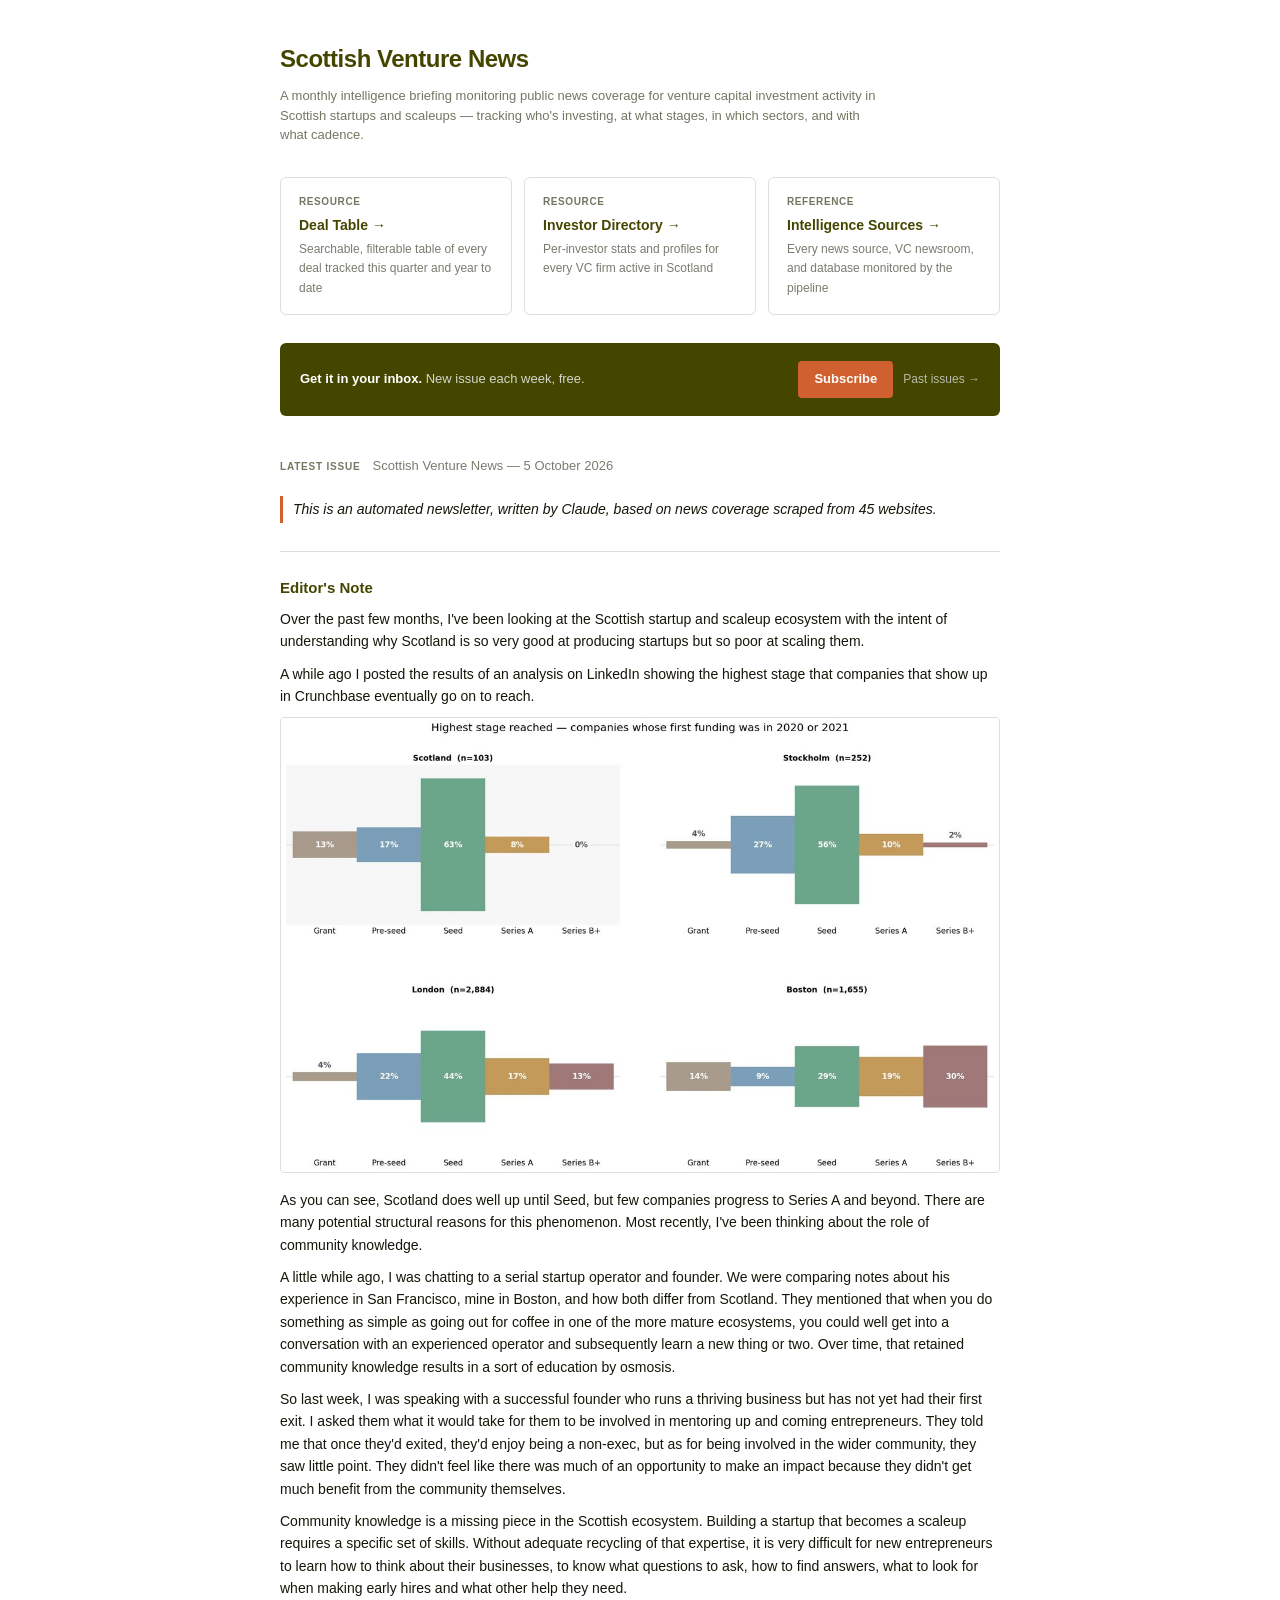
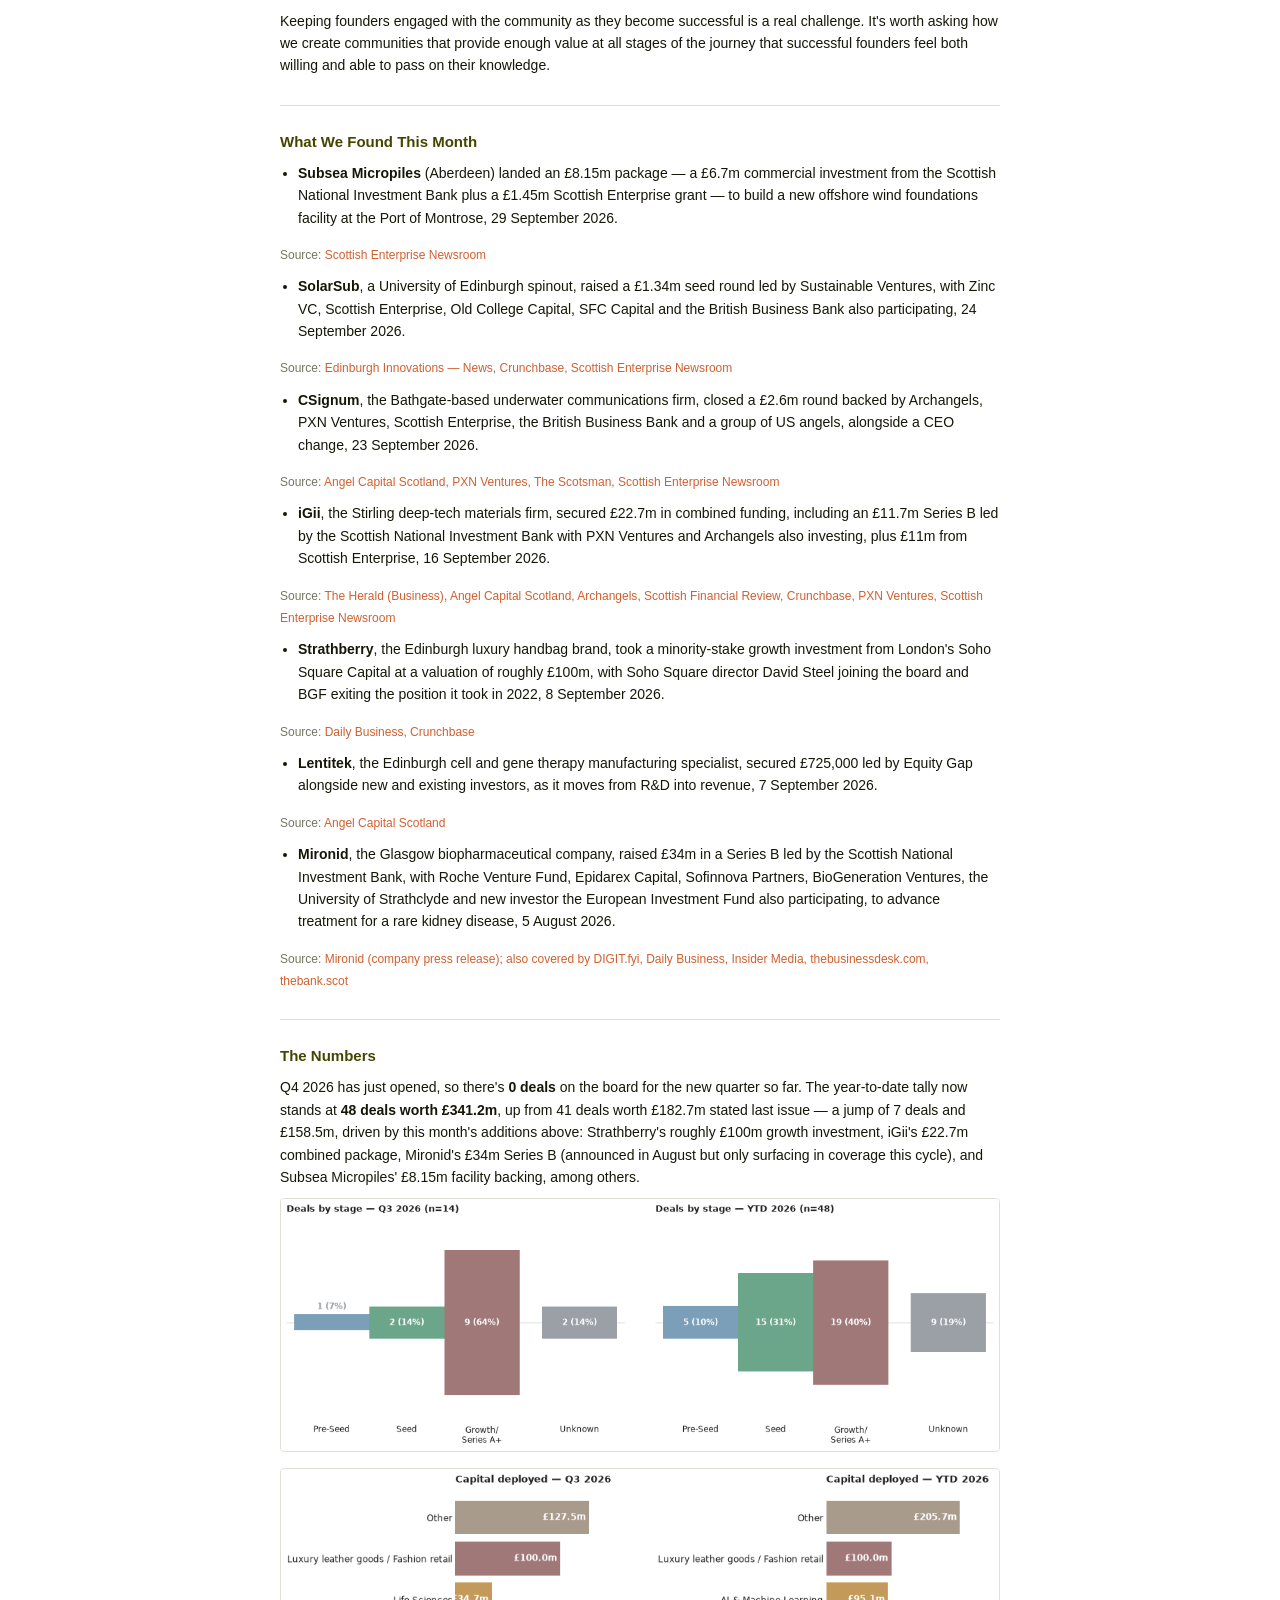
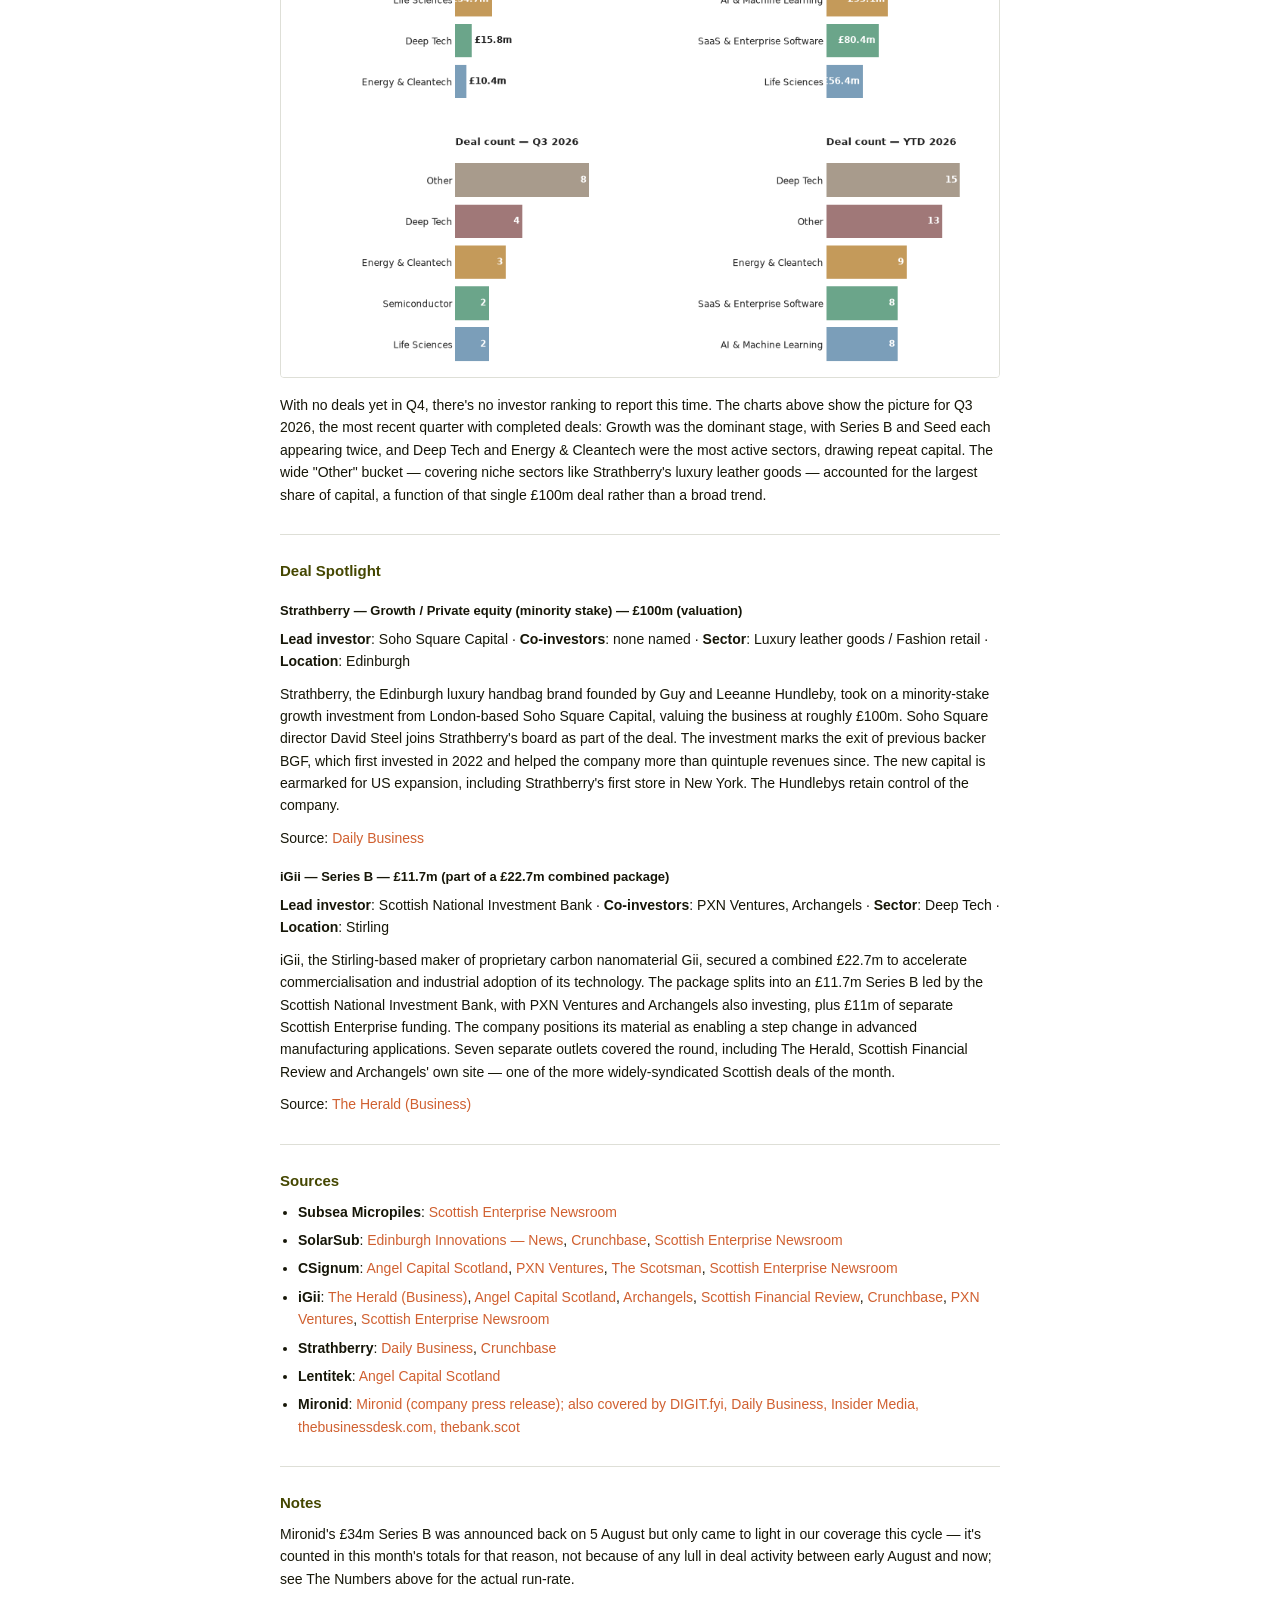
<file: docs/index.html>
<!DOCTYPE html>
<html lang="en">
<head>
  <meta charset="utf-8">
  <meta name="viewport" content="width=device-width, initial-scale=1">
  <link rel="icon" type="image/x-icon" href="favicon.ico">
  <title>Scottish Venture News</title>
  <link rel="stylesheet" href="assets/style.css">
  <link rel="stylesheet" href="assets/landing.css">
</head>
<body>
<div class="container">

  <header class="site-header">
    <h1>Scottish Venture News</h1>
    <p>A monthly intelligence briefing monitoring public news coverage for venture capital investment
    activity in Scottish startups and scaleups — tracking who's investing, at what stages,
    in which sectors, and with what cadence.</p>
  </header>

  <div class="nav-cards">
    <a class="nav-card" href="deals/">
      <span class="nav-card-label">Resource</span>
      <span class="nav-card-title">Deal Table →</span>
      <span class="nav-card-desc">Searchable, filterable table of every deal tracked this quarter and year to date</span>
    </a>
    <a class="nav-card" href="investors/">
      <span class="nav-card-label">Resource</span>
      <span class="nav-card-title">Investor Directory →</span>
      <span class="nav-card-desc">Per-investor stats and profiles for every VC firm active in Scotland</span>
    </a>
    <a class="nav-card" href="sources/">
      <span class="nav-card-label">Reference</span>
      <span class="nav-card-title">Intelligence Sources →</span>
      <span class="nav-card-desc">Every news source, VC newsroom, and database monitored by the pipeline</span>
    </a>
  </div>

  <div class="subscribe-bar">
    <p><strong>Get it in your inbox.</strong> New issue each week, free.</p>
    <div class="subscribe-links">
      <a class="btn-subscribe" href="https://buttondown.com/scottishventurenews">Subscribe</a>
      <a class="btn-archive" href="https://buttondown.com/scottishventurenews/archive">Past issues →</a>
    </div>
  </div>

  <div class="issue-header">
    <span class="issue-label">Latest issue</span>
    <span class="issue-title">Scottish Venture News — 5 October 2026</span>
  </div>

  <div class="report-body">
    <p><em>This is an automated newsletter, written by Claude, based on news coverage scraped from 45 websites.</em></p>
<h2>Editor's Note</h2>
<p>Over the past few months, I've been looking at the Scottish startup and scaleup ecosystem with the intent of understanding why Scotland is so very good at producing startups but so poor at scaling them.</p>
<p>A while ago I posted the results of an analysis on LinkedIn showing the highest stage that companies that show up in Crunchbase eventually go on to reach.</p>
<p><img src="1781530059758-1200.jpeg" alt="Graph comparing the highest venture funding stage reached by funded companies in Scotland, London, Stockholm and Boston. Scottish companies disproportionately top out at Seed, with very few progressing to series A and beyond" class="report-img"></p>
<p>As you can see, Scotland does well up until Seed, but few companies progress to Series A and beyond. There are many potential structural reasons for this phenomenon. Most recently, I've been thinking about the role of community knowledge.</p>
<p>A little while ago, I was chatting to a serial startup operator and founder. We were comparing notes about his experience in San Francisco, mine in Boston, and how both differ from Scotland. They mentioned that when you do something as simple as going out for coffee in one of the more mature ecosystems, you could well get into a conversation with an experienced operator and subsequently learn a new thing or two. Over time, that retained community knowledge results in a sort of education by osmosis.</p>
<p>So last week, I was speaking with a successful founder who runs a thriving business but has not yet had their first exit. I asked them what it would take for them to be involved in mentoring up and coming entrepreneurs. They told me that once they'd exited, they'd enjoy being a non-exec, but as for being involved in the wider community, they saw little point. They didn't feel like there was much of an opportunity to make an impact because they didn't get much benefit from the community themselves.</p>
<p>Community knowledge is a missing piece in the Scottish ecosystem. Building a startup that becomes a scaleup requires a specific set of skills. Without adequate recycling of that expertise, it is very difficult for new entrepreneurs to learn how to think about their businesses, to know what questions to ask, how to find answers, what to look for when making early hires and what other help they need.</p>
<p>Keeping founders engaged with the community as they become successful is a real challenge. It's worth asking how we create communities that provide enough value at all stages of the journey that successful founders feel both willing and able to pass on their knowledge.</p>
<h2>What We Found This Month</h2>
<ul>
<li><strong>Subsea Micropiles</strong> (Aberdeen) landed an £8.15m package — a £6.7m commercial investment from the Scottish National Investment Bank plus a £1.45m Scottish Enterprise grant — to build a new offshore wind foundations facility at the Port of Montrose, 29 September 2026.</li>
</ul>
<p><em>Source: <a href="https://www.scottish-enterprise-mediacentre.com/news/major-offshore-wind-expansion-at-port-of-montrose">Scottish Enterprise Newsroom</a></em></p>
<ul>
<li><strong>SolarSub</strong>, a University of Edinburgh spinout, raised a £1.34m seed round led by Sustainable Ventures, with Zinc VC, Scottish Enterprise, Old College Capital, SFC Capital and the British Business Bank also participating, 24 September 2026.</li>
</ul>
<p><em>Source: <a href="https://edinburgh-innovations.ed.ac.uk/news/student-startup-solarsub-raises-1-3m-for-solar-panel-technology">Edinburgh Innovations — News</a>, <a href="https://www.crunchbase.com/discover/funding_rounds/e3120c30307a4df552a2e1c7559da4a2">Crunchbase</a>, <a href="https://www.scottish-enterprise-mediacentre.com/news/solarsub-announces-gbp-1-34-million-funding-round-to-advance-passive-solar-cooling-technology">Scottish Enterprise Newsroom</a></em></p>
<ul>
<li><strong>CSignum</strong>, the Bathgate-based underwater communications firm, closed a £2.6m round backed by Archangels, PXN Ventures, Scottish Enterprise, the British Business Bank and a group of US angels, alongside a CEO change, 23 September 2026.</li>
</ul>
<p><em>Source: <a href="https://angelcapital.scot/deals/csignum-secures-2-6-million-to-accelerate-underwater-and-through-ground-monitoring-of-critical-infrastructure/">Angel Capital Scotland</a>, <a href="https://www.pxnventures.co.uk/csignum-secures-2-6-million-for-underwater-and-through-ground-critical-infrastructure-monitoring/">PXN Ventures</a>, <a href="https://www.scotsman.com/business/pivotal-moment-as-scottish-underwater-monitoring-scale-up-secures-ps26-million-9155255">The Scotsman</a>, <a href="https://www.scottish-enterprise-mediacentre.com/news/csignum-secures-gbp-2-6-million-to-accelerate-underwater-and-through-ground-monitoring-of-critical-infrastructure">Scottish Enterprise Newsroom</a></em></p>
<ul>
<li><strong>iGii</strong>, the Stirling deep-tech materials firm, secured £22.7m in combined funding, including an £11.7m Series B led by the Scottish National Investment Bank with PXN Ventures and Archangels also investing, plus £11m from Scottish Enterprise, 16 September 2026.</li>
</ul>
<p><em>Source: <a href="https://www.heraldscotland.com/news/26542883.igii-secures-22-7m-amid-plans-scottish-expansion/?ref=rss">The Herald (Business)</a>, <a href="https://angelcapital.scot/deals/igii-secures-22-7m-as-it-targets-the-next-industrial-revolution-in-advanced-materials/">Angel Capital Scotland</a>, <a href="https://archangelsonline.com/igii-secures-22-7m-as-it-targets-the-next-industrial-revolution-in-advanced-materials/">Archangels</a>, <a href="https://scottishfinancialreview.com/2026/09/16/igii-stirling-advanced-materials-firm-raises-23m/">Scottish Financial Review</a>, <a href="https://www.crunchbase.com/discover/funding_rounds/e3120c30307a4df552a2e1c7559da4a2">Crunchbase</a>, <a href="https://www.pxnventures.co.uk/igii-secures-22-7m-to-target-the-next-industrial-revolution/">PXN Ventures</a>, <a href="https://www.scottish-enterprise-mediacentre.com/news/igii-secures-gbp-22-7m-as-it-targets-the-next-industrial-revolution-in-advanced-materials">Scottish Enterprise Newsroom</a></em></p>
<ul>
<li><strong>Strathberry</strong>, the Edinburgh luxury handbag brand, took a minority-stake growth investment from London's Soho Square Capital at a valuation of roughly £100m, with Soho Square director David Steel joining the board and BGF exiting the position it took in 2022, 8 September 2026.</li>
</ul>
<p><em>Source: <a href="https://dailybusinessgroup.co.uk/2026/09/soho-square-backs-strathberry-and-takes-board-seat/">Daily Business</a>, <a href="https://www.crunchbase.com/discover/funding_rounds/e3120c30307a4df552a2e1c7559da4a2">Crunchbase</a></em></p>
<ul>
<li><strong>Lentitek</strong>, the Edinburgh cell and gene therapy manufacturing specialist, secured £725,000 led by Equity Gap alongside new and existing investors, as it moves from R&D into revenue, 7 September 2026.</li>
</ul>
<p><em>Source: <a href="https://angelcapital.scot/deals/lentitek-strengthens-finances-as-commercial-traction-accelerates/">Angel Capital Scotland</a></em></p>
<ul>
<li><strong>Mironid</strong>, the Glasgow biopharmaceutical company, raised £34m in a Series B led by the Scottish National Investment Bank, with Roche Venture Fund, Epidarex Capital, Sofinnova Partners, BioGeneration Ventures, the University of Strathclyde and new investor the European Investment Fund also participating, to advance treatment for a rare kidney disease, 5 August 2026.</li>
</ul>
<p><em>Source: <a href="https://mironid.com/2026/08/05/mironid-raises-46-million-in-series-b-financing-to-advance-clinical-development-of-its-treatment-for-rare-kidney-disease/">Mironid (company press release); also covered by DIGIT.fyi, Daily Business, Insider Media, thebusinessdesk.com, thebank.scot</a></em></p>
<h2>The Numbers</h2>
<p>Q4 2026 has just opened, so there's <strong>0 deals</strong> on the board for the new quarter so far. The year-to-date tally now stands at <strong>48 deals worth £341.2m</strong>, up from 41 deals worth £182.7m stated last issue — a jump of 7 deals and £158.5m, driven by this month's additions above: Strathberry's roughly £100m growth investment, iGii's £22.7m combined package, Mironid's £34m Series B (announced in August but only surfacing in coverage this cycle), and Subsea Micropiles' £8.15m facility backing, among others.</p>
<p><img src="charts/2026-10-05_stage.png" alt="Deals by stage — Q3 2026" class="report-img"></p>
<p><img src="charts/2026-10-05_sector.png" alt="Deals by sector — Q3 2026" class="report-img"></p>
<p>With no deals yet in Q4, there's no investor ranking to report this time. The charts above show the picture for Q3 2026, the most recent quarter with completed deals: Growth was the dominant stage, with Series B and Seed each appearing twice, and Deep Tech and Energy & Cleantech were the most active sectors, drawing repeat capital. The wide "Other" bucket — covering niche sectors like Strathberry's luxury leather goods — accounted for the largest share of capital, a function of that single £100m deal rather than a broad trend.</p>
<h2>Deal Spotlight</h2>
<h3>Strathberry — Growth / Private equity (minority stake) — £100m (valuation)</h3>
<p><strong>Lead investor</strong>: Soho Square Capital · <strong>Co-investors</strong>: none named · <strong>Sector</strong>: Luxury leather goods / Fashion retail · <strong>Location</strong>: Edinburgh</p>
<p>Strathberry, the Edinburgh luxury handbag brand founded by Guy and Leeanne Hundleby, took on a minority-stake growth investment from London-based Soho Square Capital, valuing the business at roughly £100m. Soho Square director David Steel joins Strathberry's board as part of the deal. The investment marks the exit of previous backer BGF, which first invested in 2022 and helped the company more than quintuple revenues since. The new capital is earmarked for US expansion, including Strathberry's first store in New York. The Hundlebys retain control of the company.</p>
<p>Source: <a href="https://dailybusinessgroup.co.uk/2026/09/soho-square-backs-strathberry-and-takes-board-seat/">Daily Business</a></p>
<h3>iGii — Series B — £11.7m (part of a £22.7m combined package)</h3>
<p><strong>Lead investor</strong>: Scottish National Investment Bank · <strong>Co-investors</strong>: PXN Ventures, Archangels · <strong>Sector</strong>: Deep Tech · <strong>Location</strong>: Stirling</p>
<p>iGii, the Stirling-based maker of proprietary carbon nanomaterial Gii, secured a combined £22.7m to accelerate commercialisation and industrial adoption of its technology. The package splits into an £11.7m Series B led by the Scottish National Investment Bank, with PXN Ventures and Archangels also investing, plus £11m of separate Scottish Enterprise funding. The company positions its material as enabling a step change in advanced manufacturing applications. Seven separate outlets covered the round, including The Herald, Scottish Financial Review and Archangels' own site — one of the more widely-syndicated Scottish deals of the month.</p>
<p>Source: <a href="https://www.heraldscotland.com/news/26542883.igii-secures-22-7m-amid-plans-scottish-expansion/?ref=rss">The Herald (Business)</a></p>
<h2>Sources</h2>
<ul>
<li><strong>Subsea Micropiles</strong>: <a href="https://www.scottish-enterprise-mediacentre.com/news/major-offshore-wind-expansion-at-port-of-montrose">Scottish Enterprise Newsroom</a></li>
<li><strong>SolarSub</strong>: <a href="https://edinburgh-innovations.ed.ac.uk/news/student-startup-solarsub-raises-1-3m-for-solar-panel-technology">Edinburgh Innovations — News</a>, <a href="https://www.crunchbase.com/discover/funding_rounds/e3120c30307a4df552a2e1c7559da4a2">Crunchbase</a>, <a href="https://www.scottish-enterprise-mediacentre.com/news/solarsub-announces-gbp-1-34-million-funding-round-to-advance-passive-solar-cooling-technology">Scottish Enterprise Newsroom</a></li>
<li><strong>CSignum</strong>: <a href="https://angelcapital.scot/deals/csignum-secures-2-6-million-to-accelerate-underwater-and-through-ground-monitoring-of-critical-infrastructure/">Angel Capital Scotland</a>, <a href="https://www.pxnventures.co.uk/csignum-secures-2-6-million-for-underwater-and-through-ground-critical-infrastructure-monitoring/">PXN Ventures</a>, <a href="https://www.scotsman.com/business/pivotal-moment-as-scottish-underwater-monitoring-scale-up-secures-ps26-million-9155255">The Scotsman</a>, <a href="https://www.scottish-enterprise-mediacentre.com/news/csignum-secures-gbp-2-6-million-to-accelerate-underwater-and-through-ground-monitoring-of-critical-infrastructure">Scottish Enterprise Newsroom</a></li>
<li><strong>iGii</strong>: <a href="https://www.heraldscotland.com/news/26542883.igii-secures-22-7m-amid-plans-scottish-expansion/?ref=rss">The Herald (Business)</a>, <a href="https://angelcapital.scot/deals/igii-secures-22-7m-as-it-targets-the-next-industrial-revolution-in-advanced-materials/">Angel Capital Scotland</a>, <a href="https://archangelsonline.com/igii-secures-22-7m-as-it-targets-the-next-industrial-revolution-in-advanced-materials/">Archangels</a>, <a href="https://scottishfinancialreview.com/2026/09/16/igii-stirling-advanced-materials-firm-raises-23m/">Scottish Financial Review</a>, <a href="https://www.crunchbase.com/discover/funding_rounds/e3120c30307a4df552a2e1c7559da4a2">Crunchbase</a>, <a href="https://www.pxnventures.co.uk/igii-secures-22-7m-to-target-the-next-industrial-revolution/">PXN Ventures</a>, <a href="https://www.scottish-enterprise-mediacentre.com/news/igii-secures-gbp-22-7m-as-it-targets-the-next-industrial-revolution-in-advanced-materials">Scottish Enterprise Newsroom</a></li>
<li><strong>Strathberry</strong>: <a href="https://dailybusinessgroup.co.uk/2026/09/soho-square-backs-strathberry-and-takes-board-seat/">Daily Business</a>, <a href="https://www.crunchbase.com/discover/funding_rounds/e3120c30307a4df552a2e1c7559da4a2">Crunchbase</a></li>
<li><strong>Lentitek</strong>: <a href="https://angelcapital.scot/deals/lentitek-strengthens-finances-as-commercial-traction-accelerates/">Angel Capital Scotland</a></li>
<li><strong>Mironid</strong>: <a href="https://mironid.com/2026/08/05/mironid-raises-46-million-in-series-b-financing-to-advance-clinical-development-of-its-treatment-for-rare-kidney-disease/">Mironid (company press release); also covered by DIGIT.fyi, Daily Business, Insider Media, thebusinessdesk.com, thebank.scot</a></li>
</ul>
<h2>Notes</h2>
<p>Mironid's £34m Series B was announced back on 5 August but only came to light in our coverage this cycle — it's counted in this month's totals for that reason, not because of any lull in deal activity between early August and now; see The Numbers above for the actual run-rate.</p>
  </div>

</div>
</body>
</html>
</file>
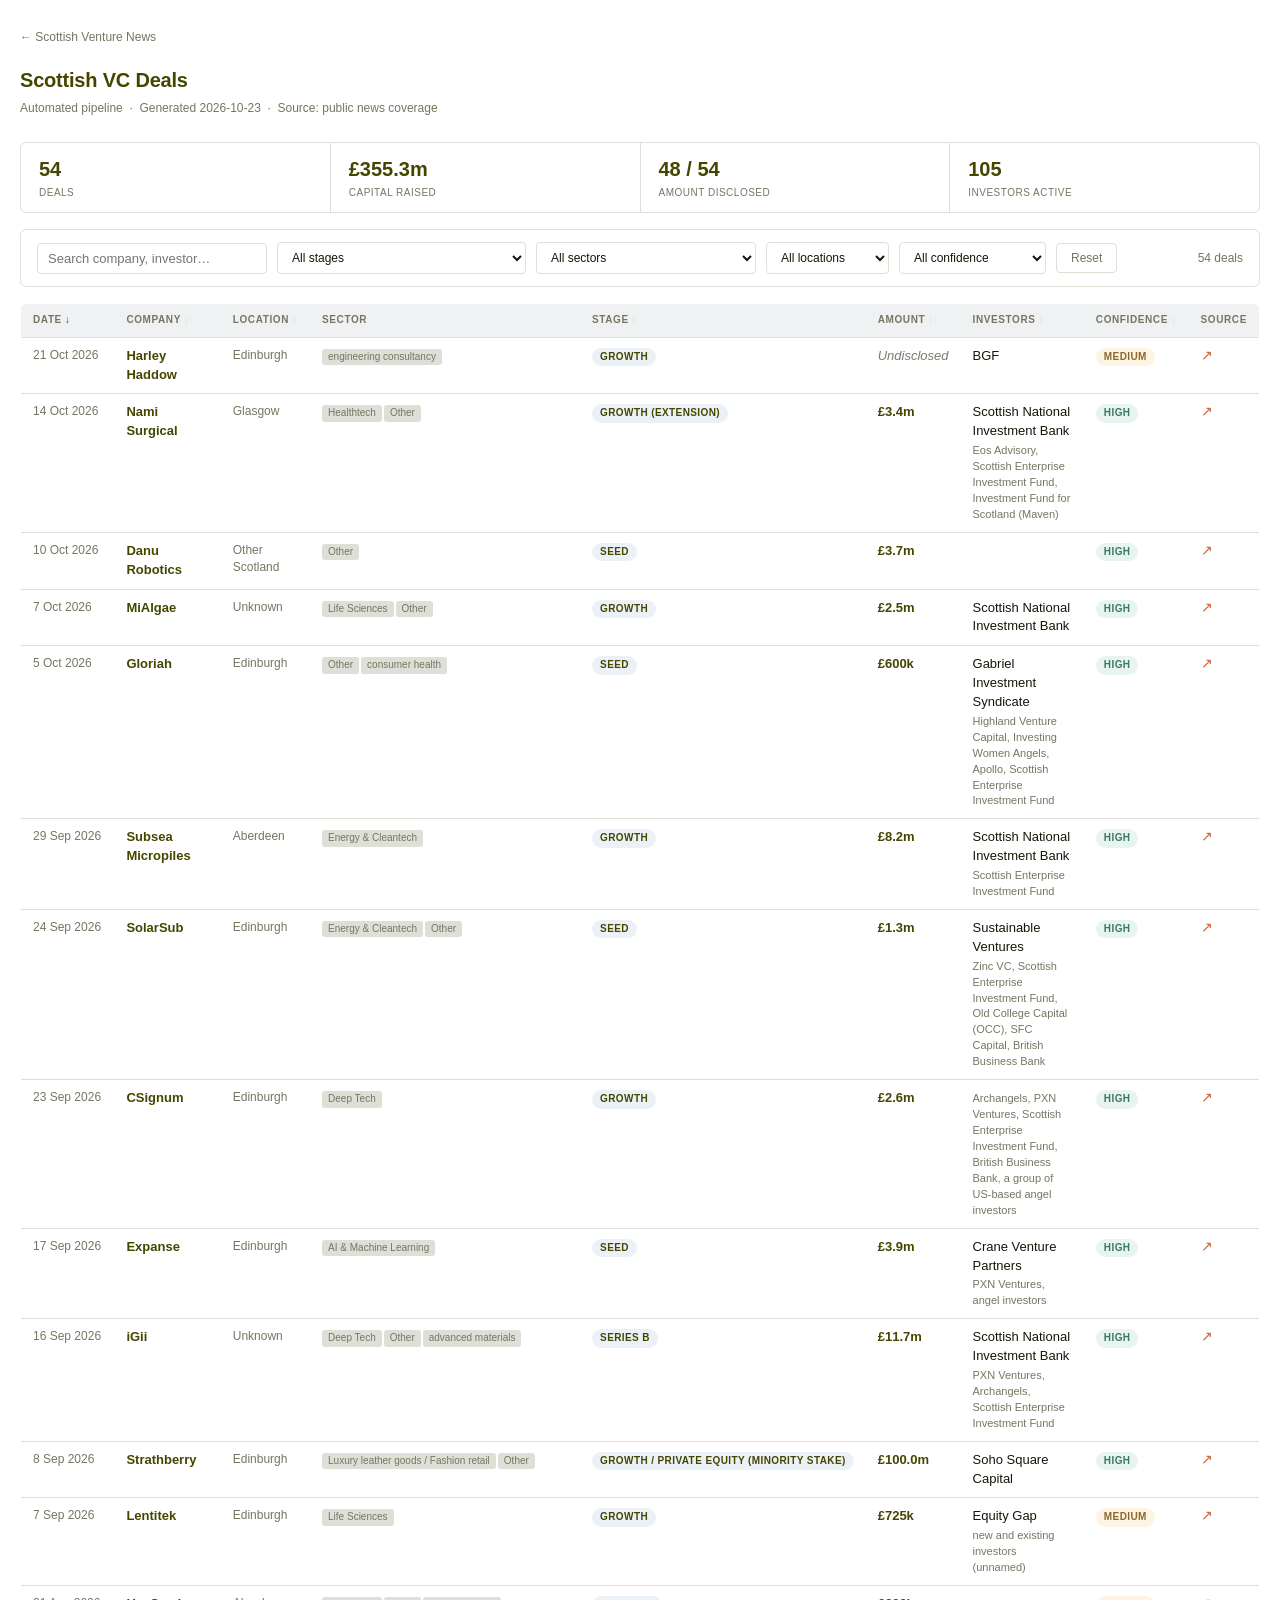
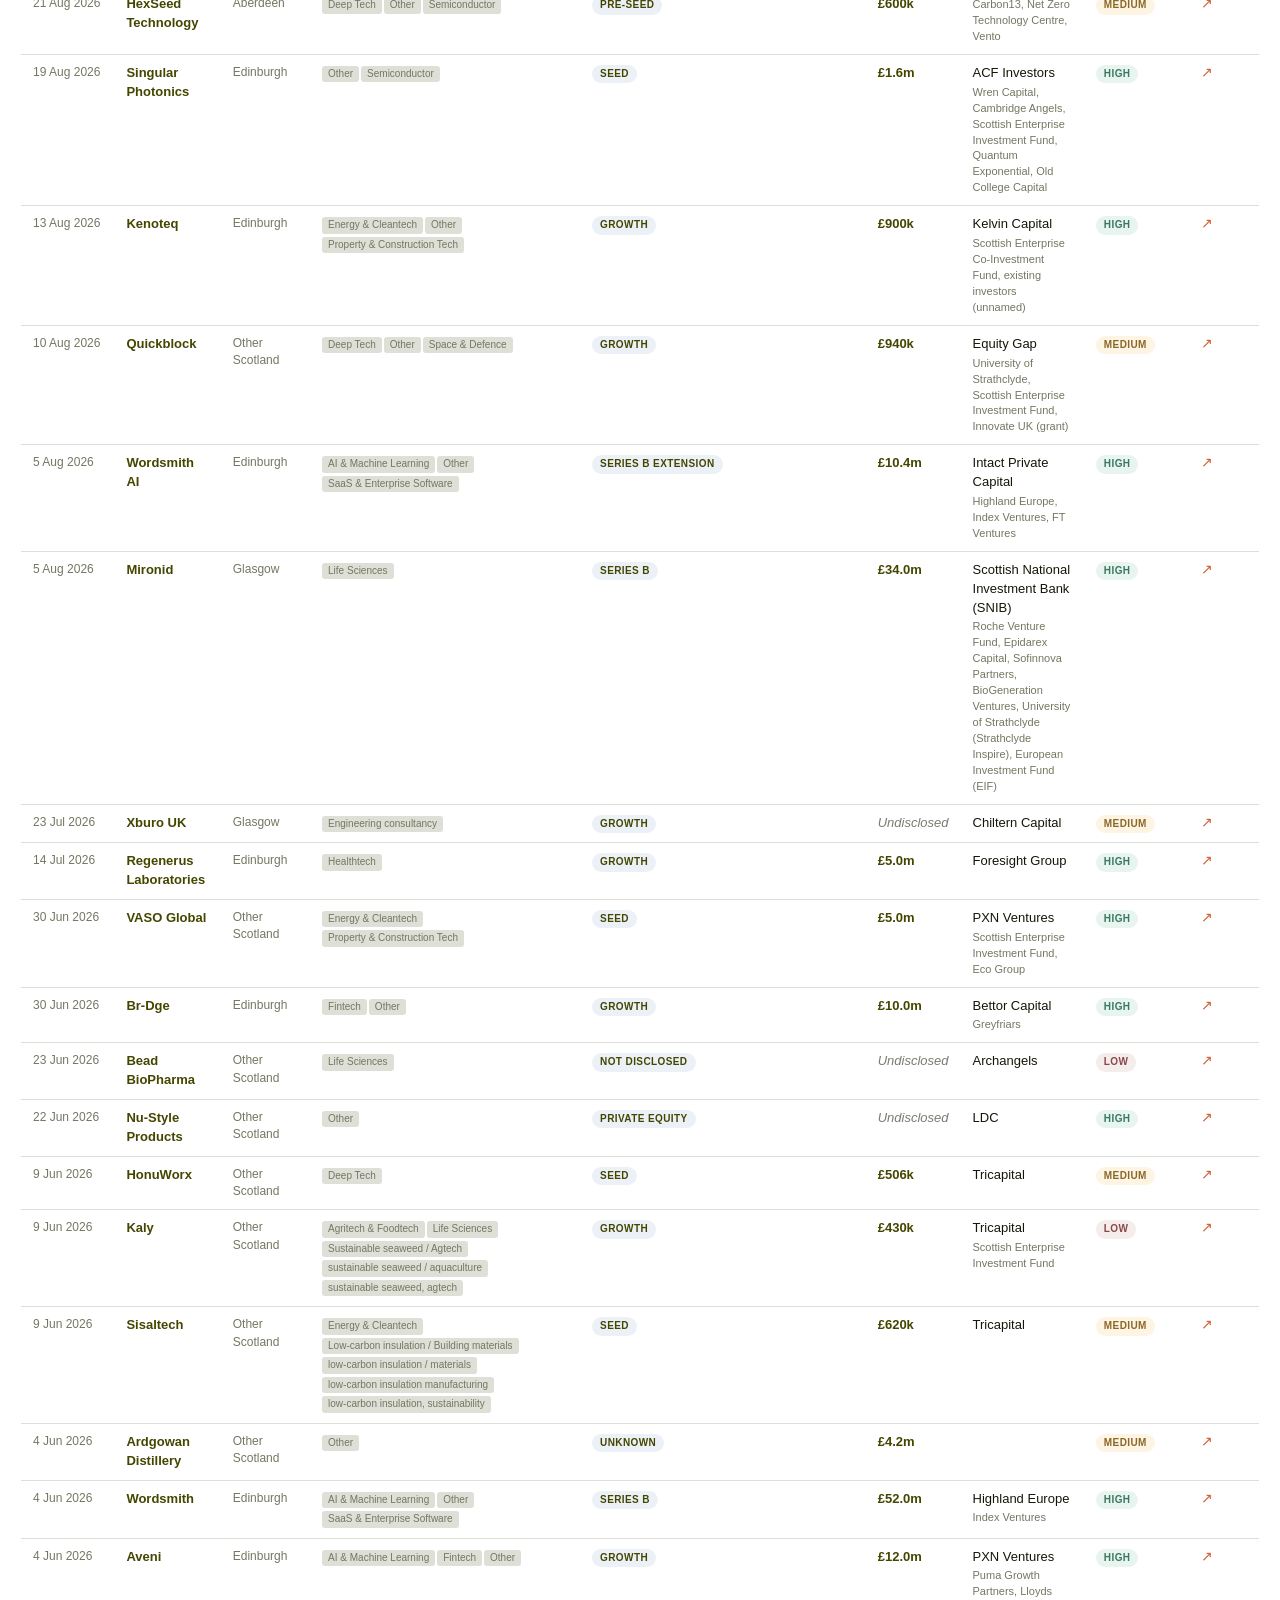
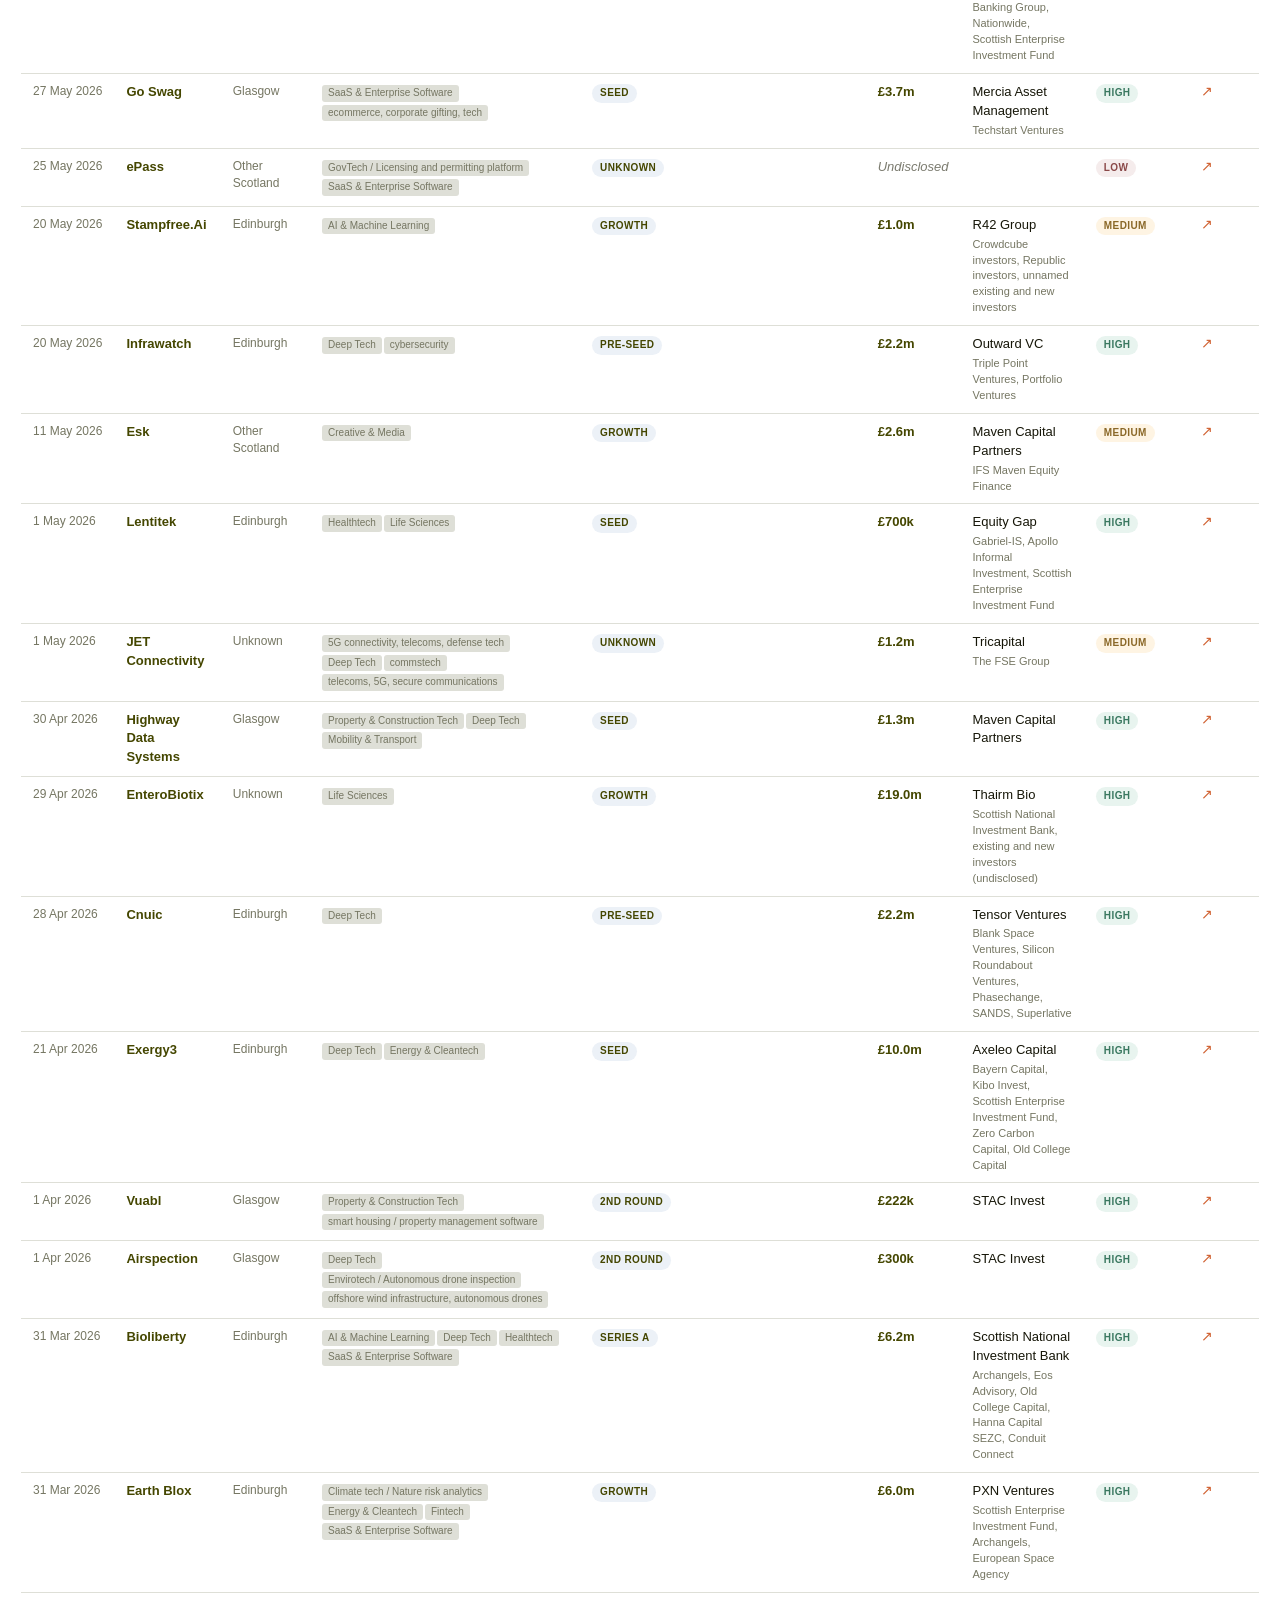
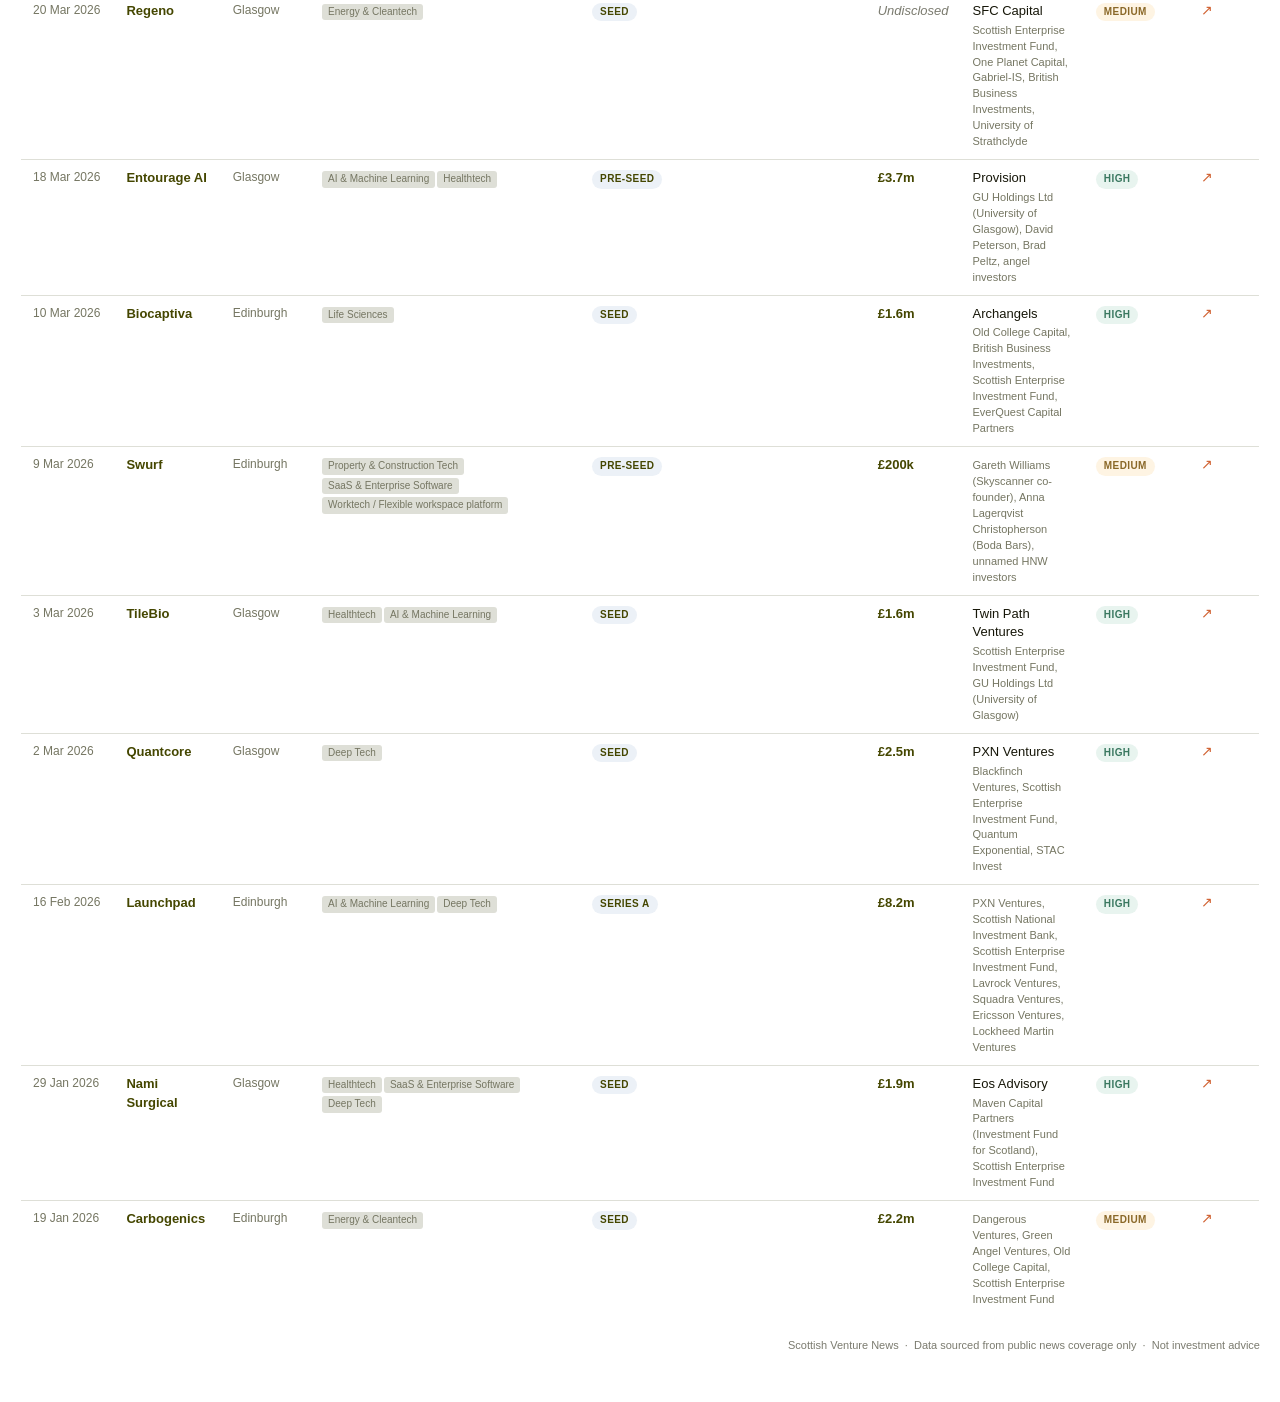
<file: docs/deals/index.html>
<!DOCTYPE html>
<html lang="en">
<head>
  <meta charset="utf-8">
  <meta name="viewport" content="width=device-width, initial-scale=1">
  <link rel="icon" type="image/x-icon" href="../favicon.ico">
  <title>Scottish Venture News — Deal Table</title>
  <link rel="stylesheet" href="../assets/style.css">
  <link rel="stylesheet" href="../assets/deals.css">
</head>
<body>
<div class="container">

  <a class="back-link" href="../">← Scottish Venture News</a>

  <header>
    <h1>Scottish VC Deals</h1>
    <p>Automated pipeline &nbsp;·&nbsp; Generated <span id="generated-date">—</span> &nbsp;·&nbsp; Source: public news coverage</p>
  </header>

  <div class="stats-bar">
    <div class="stat">
      <div class="stat-value" id="stat-deals">—</div>
      <div class="stat-label">Deals</div>
    </div>
    <div class="stat">
      <div class="stat-value" id="stat-capital">—</div>
      <div class="stat-label">Capital raised</div>
    </div>
    <div class="stat">
      <div class="stat-value" id="stat-disclosed">—</div>
      <div class="stat-label">Amount disclosed</div>
    </div>
    <div class="stat">
      <div class="stat-value" id="stat-investors">—</div>
      <div class="stat-label">Investors active</div>
    </div>
  </div>

  <div class="controls">
    <input type="text" id="search" placeholder="Search company, investor…" autocomplete="off">
    <select id="filter-stage"><option value="">All stages</option></select>
    <select id="filter-sector"><option value="">All sectors</option></select>
    <select id="filter-location"><option value="">All locations</option></select>
    <select id="filter-confidence">
      <option value="">All confidence</option>
      <option value="high">High confidence</option>
      <option value="medium">Medium confidence</option>
      <option value="low">Low confidence</option>
    </select>
    <button class="btn-reset" id="btn-reset">Reset</button>
    <span class="result-count" id="result-count"></span>
  </div>

  <div id="status-wrap" class="status-msg">Loading deals…</div>

  <div id="table-wrap" style="display:none">
    <div class="table-wrap">
      <table id="deals-table">
        <thead>
          <tr>
            <th data-col="announcement_date">Date<i class="sort-icon">↕</i></th>
            <th data-col="company_name">Company<i class="sort-icon">↕</i></th>
            <th data-col="company_location">Location<i class="sort-icon">↕</i></th>
            <th>Sector</th>
            <th data-col="round_type">Stage<i class="sort-icon">↕</i></th>
            <th data-col="amount_gbp_millions">Amount<i class="sort-icon">↕</i></th>
            <th data-col="lead_investor">Investors<i class="sort-icon">↕</i></th>
            <th data-col="confidence">Confidence<i class="sort-icon">↕</i></th>
            <th>Source</th>
          </tr>
        </thead>
        <tbody id="deals-tbody"></tbody>
      </table>
      <div class="no-results" id="no-results">No deals match your filters.</div>
    </div>
  </div>

  <footer>Scottish Venture News &nbsp;·&nbsp; Data sourced from public news coverage only &nbsp;·&nbsp; Not investment advice</footer>

</div>
<script src="../assets/common.js"></script>
<script src="../assets/deals.js"></script>
</body>
</html>
</file>
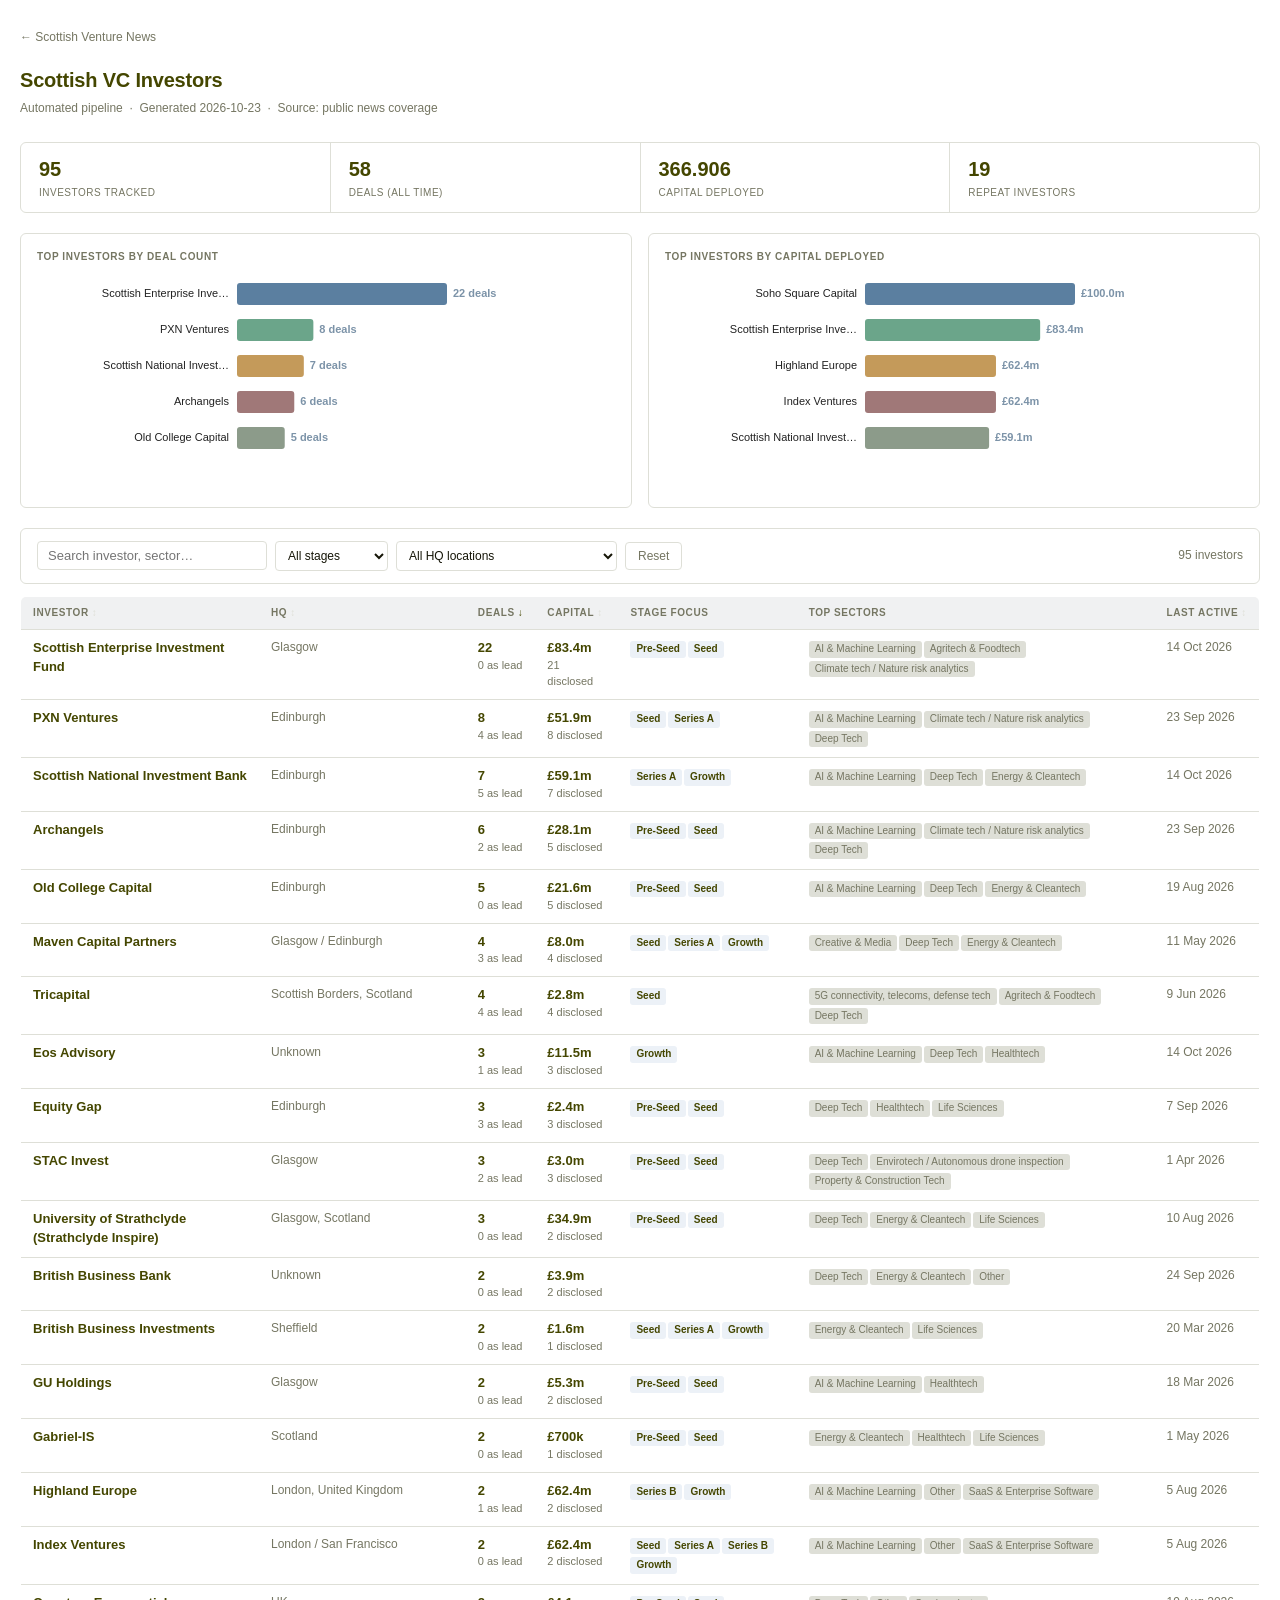
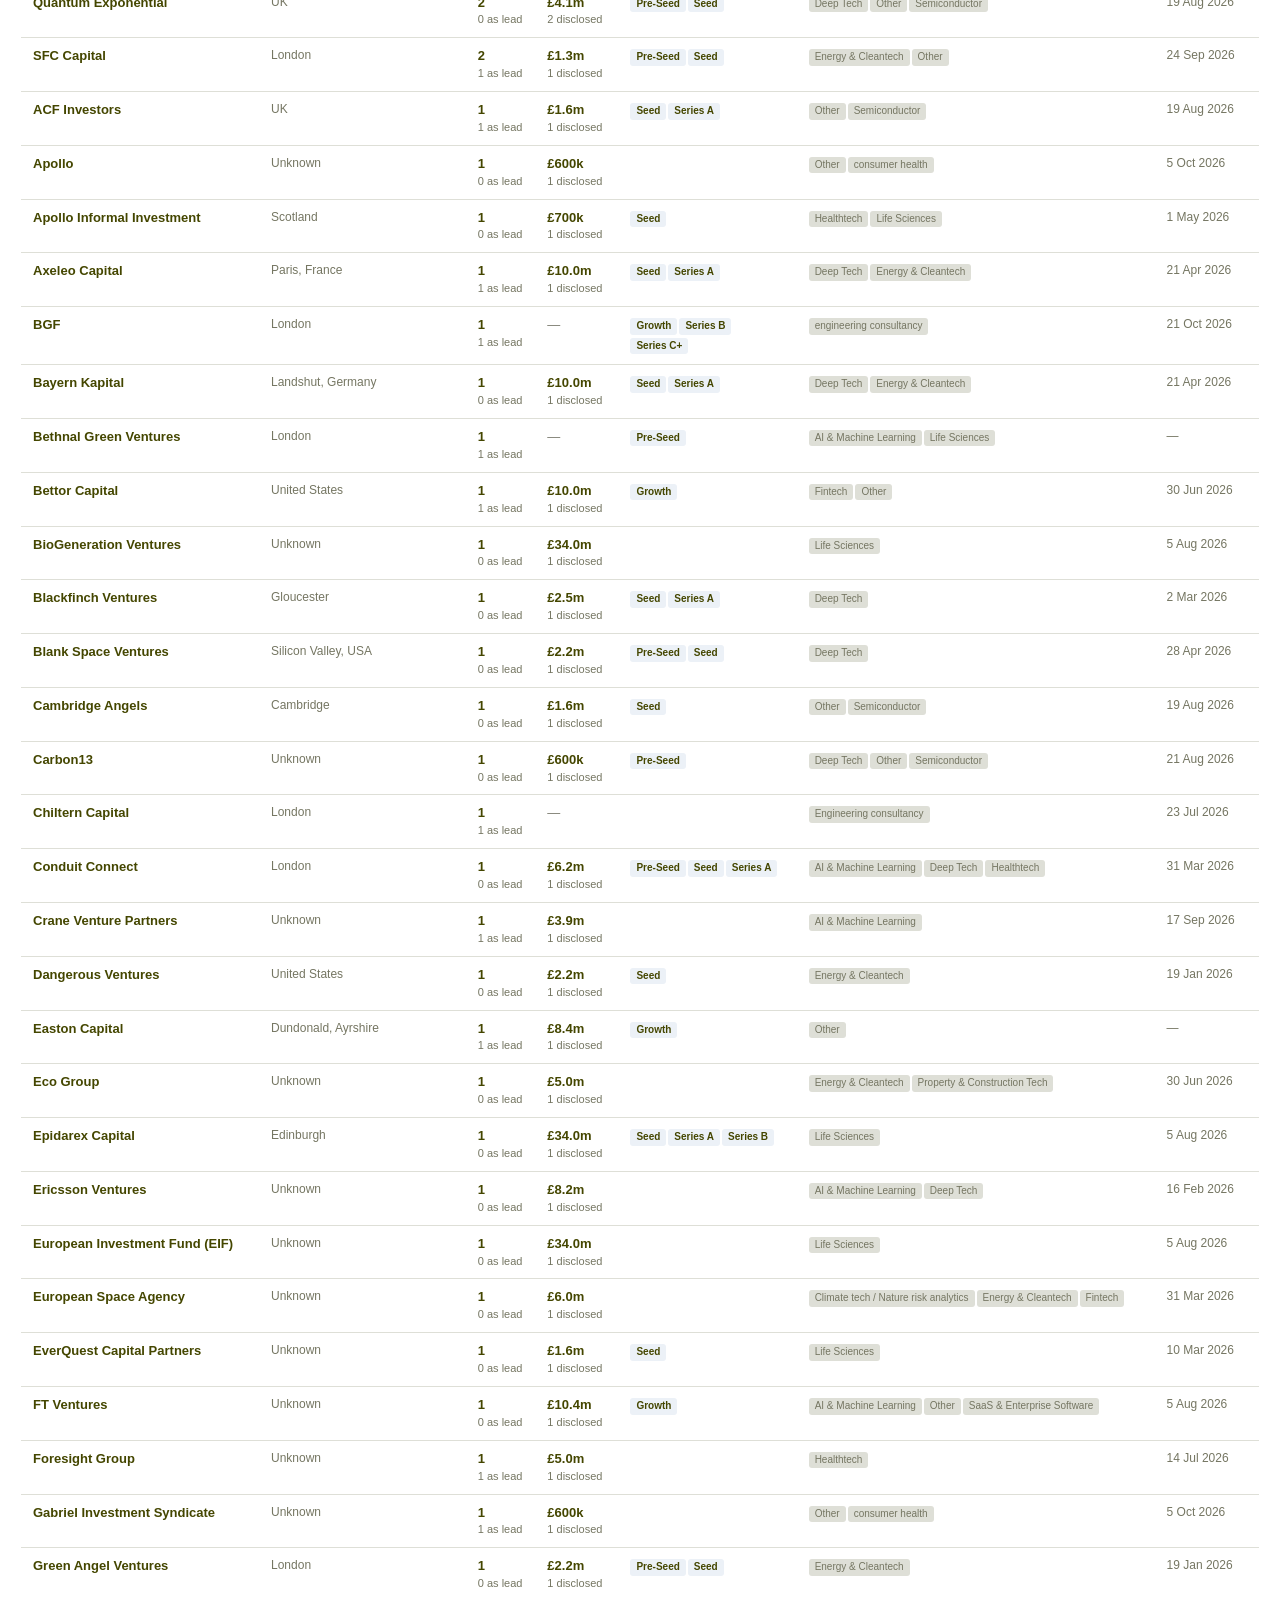
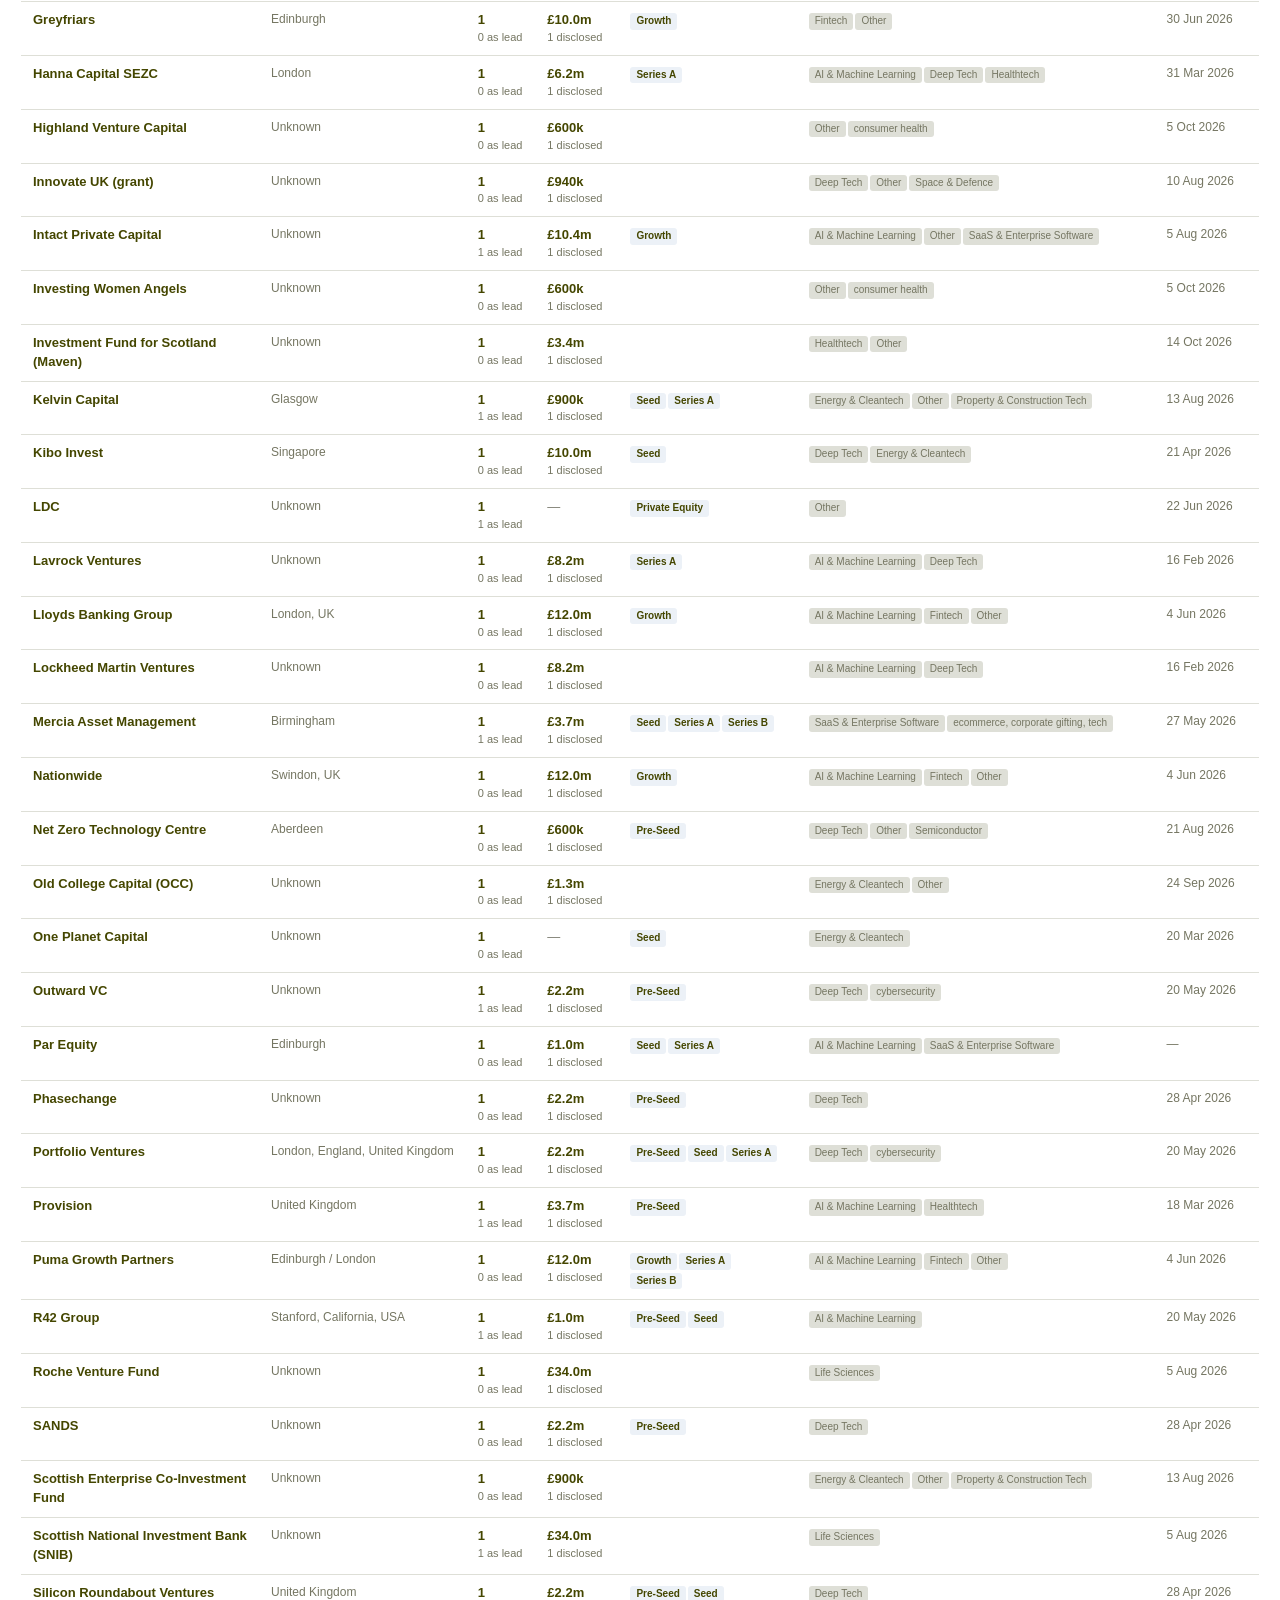
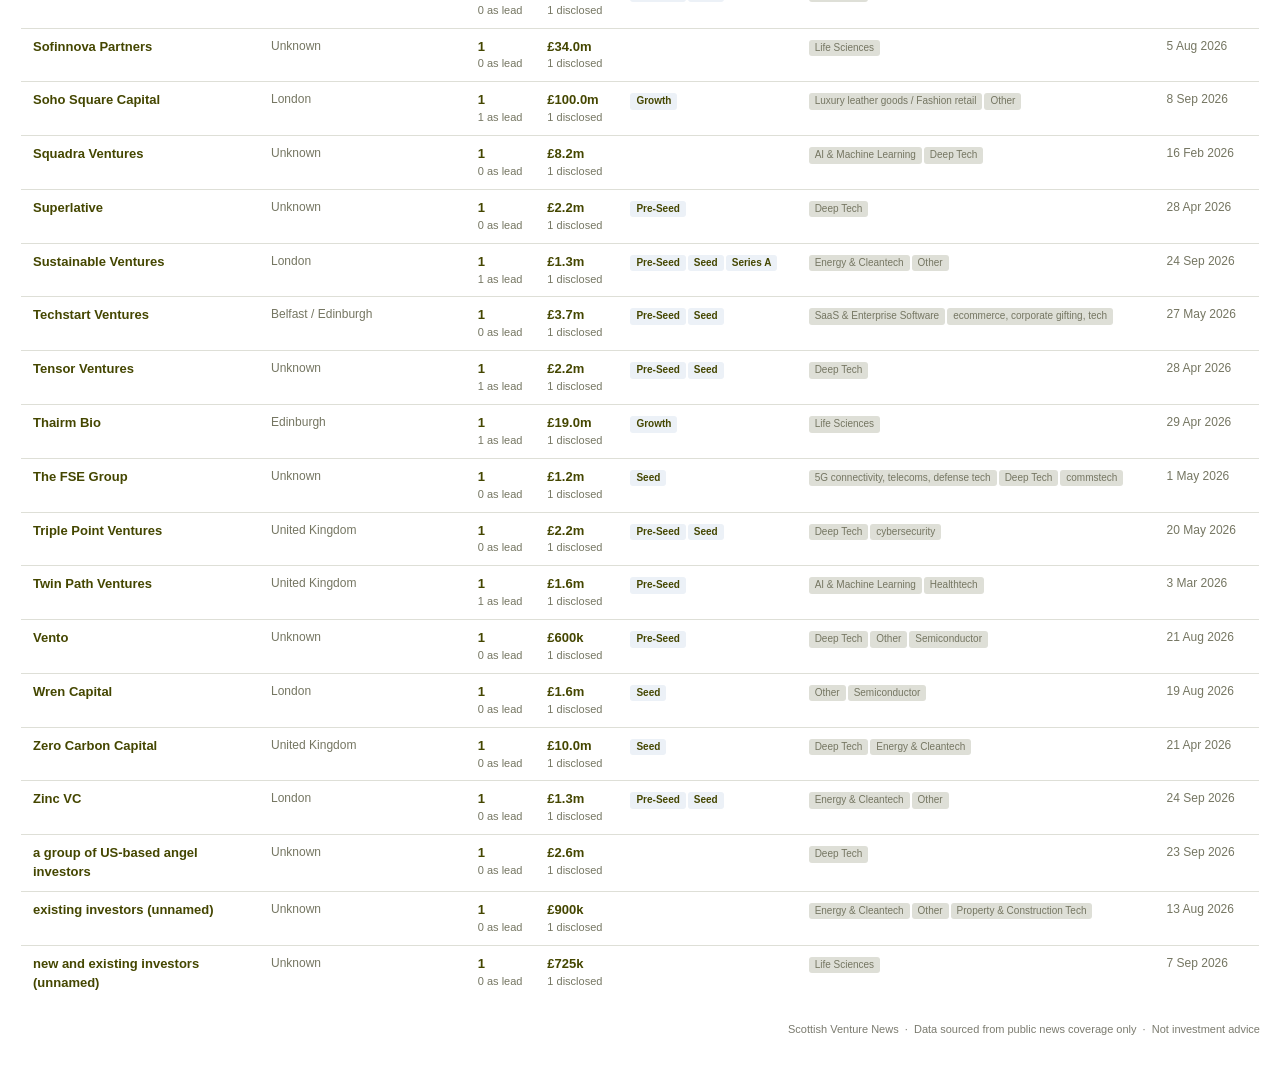
<file: docs/investors/index.html>
<!DOCTYPE html>
<html lang="en">
<head>
  <meta charset="utf-8">
  <meta name="viewport" content="width=device-width, initial-scale=1">
  <link rel="icon" type="image/x-icon" href="../favicon.ico">
  <title>Scottish Venture News — Investor Directory</title>
  <link rel="stylesheet" href="../assets/style.css">
  <style>
    body { font-size: 13px; line-height: 1.45; }
    a { color: inherit; text-decoration: none; }
    .container { max-width: 1280px; margin: 0 auto; padding: 28px 20px 48px; }

    /* stats bar */
    .stats-bar { margin-bottom: 20px; }

    /* charts */
    .charts-row {
      display: flex; gap: 16px; margin-bottom: 20px; flex-wrap: wrap;
    }
    .chart-box {
      flex: 1; min-width: 300px;
      background: var(--white); border: 1px solid var(--light-grey); border-radius: 6px;
      padding: 16px 16px 12px;
    }
    .chart-title {
      font-size: 10px; font-weight: 600; color: var(--slate);
      text-transform: uppercase; letter-spacing: 0.06em; margin-bottom: 10px;
    }
    canvas { display: block; width: 100%; }

    /* controls */
    .controls {
      display: flex; flex-wrap: wrap; align-items: center; gap: 8px; margin-bottom: 12px;
    }
    .controls input[type="text"] {
      padding: 6px 10px; border: 1px solid var(--light-grey); border-radius: 4px;
      font-size: 13px; width: 230px; background: var(--white); outline: none;
    }
    .controls input[type="text"]:focus { border-color: var(--blue); }
    .controls select {
      padding: 6px 8px; border: 1px solid var(--light-grey); border-radius: 4px;
      font-size: 12px; color: var(--ink); background: var(--white); cursor: pointer; outline: none;
    }
    .controls select:focus { border-color: var(--blue); }
    .btn-reset {
      padding: 6px 12px; border: 1px solid var(--light-grey); border-radius: 4px;
      background: var(--white); color: var(--slate); font-size: 12px; cursor: pointer;
    }
    .btn-reset:hover { color: var(--ink); border-color: var(--grey); }
    .result-count { color: var(--slate); font-size: 12px; margin-left: auto; }

    /* table */
    table { min-width: 860px; }
    thead th {
      padding: 9px 12px;
      background: #F0F1F2;
      white-space: nowrap; cursor: pointer; user-select: none;
    }
    thead th.no-sort { cursor: default; }
    thead th:hover:not(.no-sort) { color: var(--navy); }
    .sort-icon { color: var(--light-grey); margin-left: 3px; font-style: normal; }
    th.sort-asc .sort-icon, th.sort-desc .sort-icon { color: var(--navy); }
    tbody tr.data-row { transition: background 0.08s; cursor: pointer; }
    tbody tr.data-row:hover { background: #F4F5F6; }
    tbody tr.data-row.open { background: #EEF2F6; }
    tbody tr.profile-row td { padding: 0; border-bottom: 1px solid var(--light-grey); }
    .vc-name { font-weight: 600; color: var(--navy); }
    .hq-cell { color: var(--slate); font-size: 12px; white-space: nowrap; }
    .num-cell { font-weight: 600; color: var(--navy); }
    .num-sub  { font-size: 11px; color: var(--slate); font-weight: 400; }
    .capital-nil { color: var(--grey); font-style: italic; }
    .stage-tag {
      display: inline-block; padding: 1px 6px; border-radius: 3px;
      background: #ECF1F7; color: var(--navy); font-size: 10px; font-weight: 600;
      margin: 1px 2px 1px 0; white-space: nowrap;
    }
    .date-cell { color: var(--slate); font-size: 12px; white-space: nowrap; }

    /* profile card */
    .profile-card {
      background: #EEF2F6; border-top: 2px solid var(--blue);
      padding: 20px 24px; display: flex; gap: 32px; flex-wrap: wrap;
    }
    .profile-narrative { flex: 2; min-width: 280px; }
    .profile-narrative h4 { font-size: 14px; font-weight: 700; color: var(--navy); margin-bottom: 10px; }
    .profile-narrative .kv { margin-bottom: 4px; font-size: 12px; }
    .profile-narrative .kv strong { color: var(--navy); }
    .profile-narrative .trajectory { margin-top: 10px; font-size: 12px; color: var(--ink); line-height: 1.55; }
    .profile-no-narrative { font-size: 12px; color: var(--grey); font-style: italic; }
    .profile-deals { flex: 1; min-width: 240px; }
    .profile-deals h5 {
      font-size: 10px; font-weight: 600; color: var(--slate);
      text-transform: uppercase; letter-spacing: 0.06em; margin-bottom: 8px;
    }
    .deal-row { display: flex; gap: 8px; margin-bottom: 6px; align-items: baseline; }
    .deal-company { font-size: 12px; font-weight: 600; color: var(--navy); flex: 1; }
    .deal-meta    { font-size: 11px; color: var(--slate); white-space: nowrap; }
    .deal-lead    { font-size: 10px; color: var(--blue); font-weight: 600; margin-left: 4px; white-space: nowrap; }
    .deal-link    { color: var(--blue); font-size: 13px; margin-left: 4px; }
    .deal-link:hover { color: var(--navy); }

    /* footer */
    footer { margin-top: 20px; }
  </style>
</head>
<body>
<div class="container">

  <a class="back-link" href="../">← Scottish Venture News</a>

  <header>
    <h1>Scottish VC Investors</h1>
    <p>Automated pipeline &nbsp;·&nbsp; Generated <span id="generated-date">—</span> &nbsp;·&nbsp; Source: public news coverage</p>
  </header>

  <div class="stats-bar">
    <div class="stat">
      <div class="stat-value" id="stat-total-vcs">—</div>
      <div class="stat-label">Investors tracked</div>
    </div>
    <div class="stat">
      <div class="stat-value" id="stat-unique-deals">—</div>
      <div class="stat-label">Deals (all time)</div>
    </div>
    <div class="stat">
      <div class="stat-value" id="stat-total-capital">—</div>
      <div class="stat-label">Capital deployed</div>
    </div>
    <div class="stat">
      <div class="stat-value" id="stat-repeat">—</div>
      <div class="stat-label">Repeat investors</div>
    </div>
  </div>

  <div class="charts-row">
    <div class="chart-box">
      <div class="chart-title">Top investors by deal count</div>
      <canvas id="chart-deals"></canvas>
    </div>
    <div class="chart-box">
      <div class="chart-title">Top investors by capital deployed</div>
      <canvas id="chart-capital"></canvas>
    </div>
  </div>

  <div class="controls">
    <input type="text" id="search" placeholder="Search investor, sector…" autocomplete="off">
    <select id="filter-stage"><option value="">All stages</option></select>
    <select id="filter-hq"><option value="">All HQ locations</option></select>
    <button class="btn-reset" id="btn-reset">Reset</button>
    <span class="result-count" id="result-count"></span>
  </div>

  <div id="status-wrap" class="status-msg">Loading investors…</div>

  <div id="table-wrap" style="display:none">
    <div class="table-wrap">
      <table id="inv-table">
        <thead>
          <tr>
            <th data-col="canonical_name">Investor<i class="sort-icon">↕</i></th>
            <th data-col="hq">HQ<i class="sort-icon">↕</i></th>
            <th data-col="deal_count">Deals<i class="sort-icon">↕</i></th>
            <th data-col="capital_sum">Capital<i class="sort-icon">↕</i></th>
            <th class="no-sort">Stage Focus</th>
            <th class="no-sort">Top Sectors</th>
            <th data-col="last_active">Last Active<i class="sort-icon">↕</i></th>
          </tr>
        </thead>
        <tbody id="inv-tbody"></tbody>
      </table>
      <div class="no-results" id="no-results">No investors match your filters.</div>
    </div>
  </div>

  <footer>Scottish Venture News &nbsp;·&nbsp; Data sourced from public news coverage only &nbsp;·&nbsp; Not investment advice</footer>

</div>
<script>
let DATA = null;

// ── chart drawing ────────────────────────────────────────────────────────────
const PALETTE = ["#5B7FA0","#6BA58A","#C49A5A","#A07878","#8C9B8A"];
const LOGICAL_W = 480, LOGICAL_H = 220;
const PAD_L = 200, PAD_R = 70, PAD_T = 8, PAD_B = 16;
const BAR_H = 22, BAR_GAP = 14;

function drawChart(canvasId, items, fmtVal) {
  const el  = document.getElementById(canvasId);
  const dpr = window.devicePixelRatio || 1;
  el.width  = LOGICAL_W * dpr;
  el.height = LOGICAL_H * dpr;
  el.style.width  = LOGICAL_W + "px";
  el.style.height = LOGICAL_H + "px";
  const ctx = el.getContext("2d");
  ctx.scale(dpr, dpr);

  const chartW = LOGICAL_W - PAD_L - PAD_R;
  const maxVal = Math.max(...items.map(d => d.value), 1);

  items.forEach((d, i) => {
    const y    = PAD_T + i * (BAR_H + BAR_GAP);
    const barW = (d.value / maxVal) * chartW;

    ctx.fillStyle = PALETTE[i % PALETTE.length];
    ctx.beginPath();
    ctx.roundRect(PAD_L, y, barW, BAR_H, 3);
    ctx.fill();

    ctx.fillStyle = "#222";
    ctx.font = "11px 'Helvetica Neue', Helvetica, Arial, sans-serif";
    ctx.textAlign = "right";
    ctx.textBaseline = "middle";
    const label = d.name.length > 26 ? d.name.slice(0, 24) + "…" : d.name;
    ctx.fillText(label, PAD_L - 8, y + BAR_H / 2);

    ctx.fillStyle = "#7C93A8";
    ctx.font = "bold 11px 'Helvetica Neue', Helvetica, Arial, sans-serif";
    ctx.textAlign = "left";
    ctx.fillText(fmtVal(d.value), PAD_L + barW + 6, y + BAR_H / 2);
  });
}

// ── formatting helpers ───────────────────────────────────────────────────────
const MONTHS = ["Jan","Feb","Mar","Apr","May","Jun","Jul","Aug","Sep","Oct","Nov","Dec"];
function fmtDate(d) {
  if (!d) return "—";
  const [y, m, day] = d.split("-");
  return `${parseInt(day)} ${MONTHS[+m-1]} ${y}`;
}
function fmtCapital(m) {
  if (!m) return null;
  if (m >= 1000) return "£" + (m/1000).toFixed(1) + "bn";
  if (m >= 1)    return "£" + m.toFixed(1) + "m";
  return "£" + Math.round(m * 1000) + "k";
}

// ── markdown-ish profile renderer ────────────────────────────────────────────
function renderProfile(text) {
  if (!text) return '<p class="profile-no-narrative">No profile available yet.</p>';
  const lines = text.split("\n");
  let html = "";
  let inTrajectory = false;
  lines.forEach(line => {
    if (line.startsWith("### ")) {
      html += `<h4>${esc(line.slice(4))}</h4>`;
    } else if (line.startsWith("**Trajectory**:")) {
      inTrajectory = true;
      const body = line.replace("**Trajectory**:", "").trim();
      html += `<div class="trajectory"><strong>Trajectory:</strong> ${esc(body)}`;
    } else if (inTrajectory && line.trim()) {
      html += " " + esc(line.trim());
    } else if (inTrajectory && !line.trim()) {
      html += "</div>";
      inTrajectory = false;
    } else if (line.match(/^\*\*[^*]+\*\*:/)) {
      const m = line.match(/^\*\*([^*]+)\*\*:(.*)/);
      if (m) html += `<div class="kv"><strong>${esc(m[1])}:</strong>${esc(m[2])}</div>`;
    }
  });
  if (inTrajectory) html += "</div>";
  return html;
}
function esc(s) {
  return s.replace(/&/g,"&amp;").replace(/</g,"&lt;").replace(/>/g,"&gt;");
}

// ── table state ──────────────────────────────────────────────────────────────
let sortCol = "deal_count", sortDir = -1;
let searchQuery = "", filterStage = "", filterHq = "";
let openRow = null;

function applyFilters() {
  const q = searchQuery.toLowerCase();
  return DATA.filter(d => {
    if (filterStage && !(d.stage_focus || []).includes(filterStage)) return false;
    if (filterHq && d.hq !== filterHq) return false;
    if (q) {
      const hay = [
        d.canonical_name, d.hq,
        (d.sectors || []).join(" "),
        (d.stage_focus || []).join(" "),
        (d.companies || []).join(" "),
      ].join(" ").toLowerCase();
      if (!hay.includes(q)) return false;
    }
    return true;
  });
}

function applySort(rows) {
  return [...rows].sort((a, b) => {
    let va = a[sortCol] ?? "", vb = b[sortCol] ?? "";
    if (typeof va === "string") va = va.toLowerCase();
    if (typeof vb === "string") vb = vb.toLowerCase();
    if (va < vb) return -sortDir;
    if (va > vb) return  sortDir;
    return 0;
  });
}

function updateSortHeaders() {
  document.querySelectorAll("thead th[data-col]").forEach(th => {
    th.classList.remove("sort-asc","sort-desc");
    const icon = th.querySelector(".sort-icon");
    if (th.dataset.col === sortCol) {
      th.classList.add(sortDir === 1 ? "sort-asc" : "sort-desc");
      if (icon) icon.textContent = sortDir === 1 ? "↑" : "↓";
    } else {
      if (icon) icon.textContent = "↕";
    }
  });
}

// ── profile card HTML ─────────────────────────────────────────────────────────
function buildProfileCard(d, colSpan) {
  const narrative = renderProfile(d.profile);
  const dealsHtml = (d.deals || []).map(deal => {
    const amt   = fmtCapital(deal.amount);
    const meta  = [deal.stage, amt].filter(Boolean).join(" · ");
    const link  = deal.source_url ? `<a href="${deal.source_url}" target="_blank" rel="noopener" class="deal-link">↗</a>` : "";
    const lead  = deal.is_lead ? `<span class="deal-lead">LEAD</span>` : "";
    return `<div class="deal-row">
      <span class="deal-company">${esc(deal.company)}</span>
      <span class="deal-meta">${esc(meta)}</span>
      <span class="deal-meta">${esc(fmtDate(deal.date))}</span>
      ${lead}${link}
    </div>`;
  }).join("");

  return `<tr class="profile-row">
    <td colspan="${colSpan}">
      <div class="profile-card">
        <div class="profile-narrative">${narrative}</div>
        <div class="profile-deals">
          <h5>Deals in ledger</h5>
          ${dealsHtml || '<em style="font-size:12px;color:#9AA0A6">None recorded</em>'}
        </div>
      </div>
    </td>
  </tr>`;
}

// ── render table ─────────────────────────────────────────────────────────────
function render() {
  const filtered = applyFilters();
  const sorted   = applySort(filtered);
  updateSortHeaders();

  const count = document.getElementById("result-count");
  count.textContent = filtered.length === DATA.length
    ? DATA.length + " investor" + (DATA.length !== 1 ? "s" : "")
    : filtered.length + " of " + DATA.length + " investors";

  const tbody     = document.getElementById("inv-tbody");
  const noResults = document.getElementById("no-results");
  const COL_SPAN  = 7;

  if (sorted.length === 0) {
    tbody.innerHTML = "";
    noResults.style.display = "block";
    return;
  }
  noResults.style.display = "none";

  if (openRow && !sorted.find(d => d.canonical_name === openRow)) {
    openRow = null;
  }

  tbody.innerHTML = sorted.map(d => {
    const cap = d.capital_sum > 0 ? fmtCapital(d.capital_sum) : null;
    const capHtml = cap
      ? `<span class="num-cell">${cap}</span><div class="num-sub">${d.capital_deal_count} disclosed</div>`
      : `<span class="capital-nil">—</span>`;

    const stageTags = (d.stage_focus || [])
      .map(s => `<span class="stage-tag">${esc(s)}</span>`).join("");
    const sectorTags = (d.sectors || []).slice(0, 3)
      .map(s => `<span class="sector-tag">${esc(s)}</span>`).join("");

    const isOpen = d.canonical_name === openRow;
    const rowClass = "data-row" + (isOpen ? " open" : "");

    const dataRow = `<tr class="${rowClass}" data-name="${esc(d.canonical_name)}">
      <td><span class="vc-name">${esc(d.canonical_name)}</span></td>
      <td class="hq-cell">${esc(d.hq)}</td>
      <td><span class="num-cell">${d.deal_count}</span><div class="num-sub">${d.lead_count} as lead</div></td>
      <td>${capHtml}</td>
      <td>${stageTags}</td>
      <td>${sectorTags}</td>
      <td class="date-cell">${fmtDate(d.last_active)}</td>
    </tr>`;

    const profileRow = isOpen ? buildProfileCard(d, COL_SPAN) : "";
    return dataRow + profileRow;
  }).join("");

  tbody.querySelectorAll("tr.data-row").forEach(row => {
    row.addEventListener("click", () => {
      const name = row.dataset.name;
      openRow = openRow === name ? null : name;
      render();
    });
  });
}

// ── filters setup ─────────────────────────────────────────────────────────────
function populateFilters() {
  const stages = [...new Set(DATA.flatMap(d => d.stage_focus || []))].sort();
  const hqs    = [...new Set(DATA.map(d => d.hq).filter(Boolean))].sort();

  const stageEl = document.getElementById("filter-stage");
  stages.forEach(s => stageEl.append(new Option(s, s)));

  const hqEl = document.getElementById("filter-hq");
  hqs.forEach(h => hqEl.append(new Option(h, h)));
}

// ── stats ─────────────────────────────────────────────────────────────────────
function setStats() {
  const repeat = DATA.filter(d => d.deal_count >= 2).length;
  document.getElementById("stat-repeat").textContent = repeat;
}

// ── wire events ───────────────────────────────────────────────────────────────
document.getElementById("search").addEventListener("input", e => {
  searchQuery = e.target.value; openRow = null; render();
});
document.getElementById("filter-stage").addEventListener("change", e => {
  filterStage = e.target.value; openRow = null; render();
});
document.getElementById("filter-hq").addEventListener("change", e => {
  filterHq = e.target.value; openRow = null; render();
});
document.getElementById("btn-reset").addEventListener("click", () => {
  document.getElementById("search").value = "";
  document.getElementById("filter-stage").value = "";
  document.getElementById("filter-hq").value = "";
  searchQuery = filterStage = filterHq = "";
  openRow = null; render();
});
document.querySelectorAll("thead th[data-col]").forEach(th => {
  th.addEventListener("click", () => {
    const col = th.dataset.col;
    if (col === sortCol) { sortDir *= -1; }
    else {
      sortCol = col;
      sortDir = (col === "deal_count" || col === "capital_sum" || col === "last_active") ? -1 : 1;
    }
    render();
  });
});

// ── bootstrap: fetch data then initialise ────────────────────────────────────
fetch("investors.json")
  .then(r => { if (!r.ok) throw new Error("HTTP " + r.status); return r.json(); })
  .then(data => {
    DATA = data.vcs;
    document.title = "Scottish Venture News — Investor Directory";
    document.getElementById("generated-date").textContent   = data.generated;
    document.getElementById("stat-total-vcs").textContent   = data.total_vcs;
    document.getElementById("stat-unique-deals").textContent = data.unique_deals;
    document.getElementById("stat-total-capital").textContent = data.total_capital;
    document.getElementById("status-wrap").style.display    = "none";
    document.getElementById("table-wrap").style.display     = "";
    populateFilters();
    setStats();
    render();
    drawChart("chart-deals", data.chart_deals, v => v + (v === 1 ? " deal" : " deals"));
    drawChart("chart-capital", data.chart_capital, v => {
      if (v >= 1000) return "£" + (v/1000).toFixed(1) + "bn";
      if (v >= 1)    return "£" + v.toFixed(1) + "m";
      return "£" + Math.round(v * 1000) + "k";
    });
  })
  .catch(err => {
    document.getElementById("status-wrap").textContent = "Failed to load investor data (" + err.message + ").";
  });
</script>
</body>
</html>
</file>
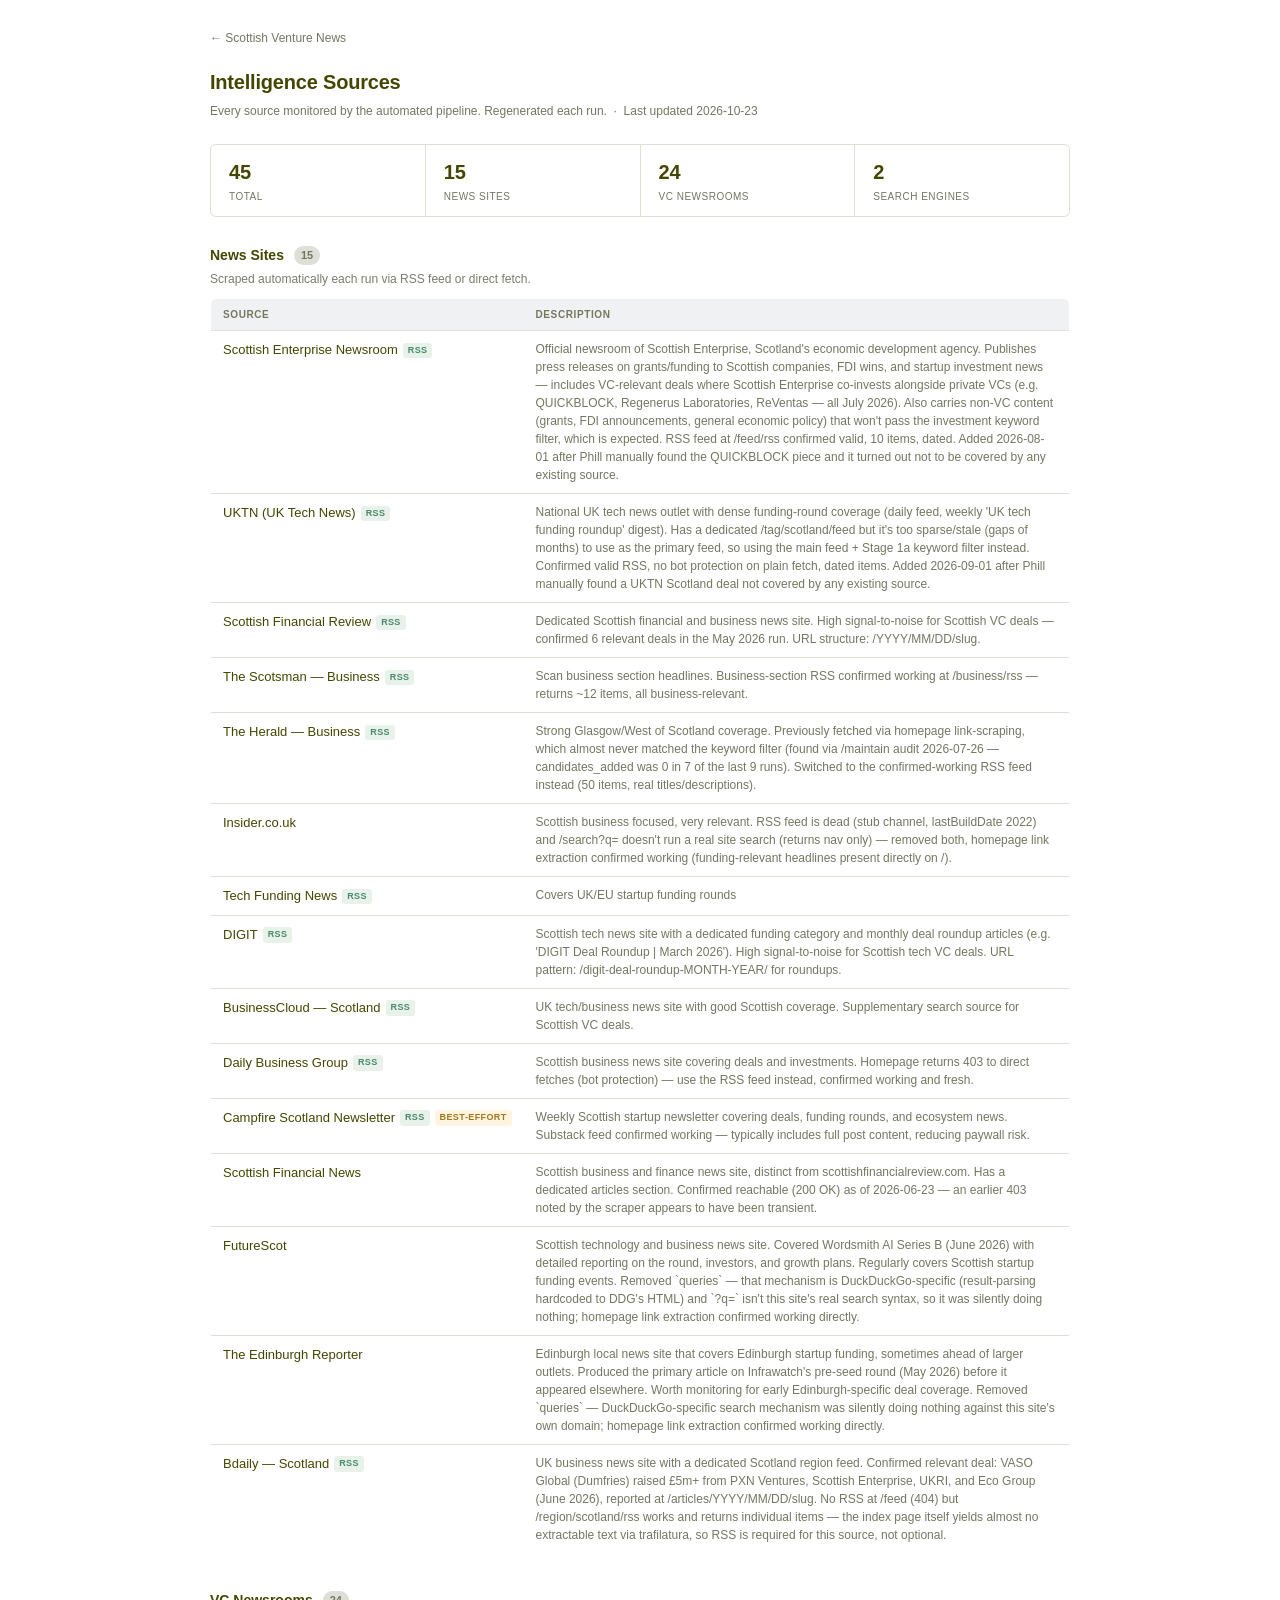
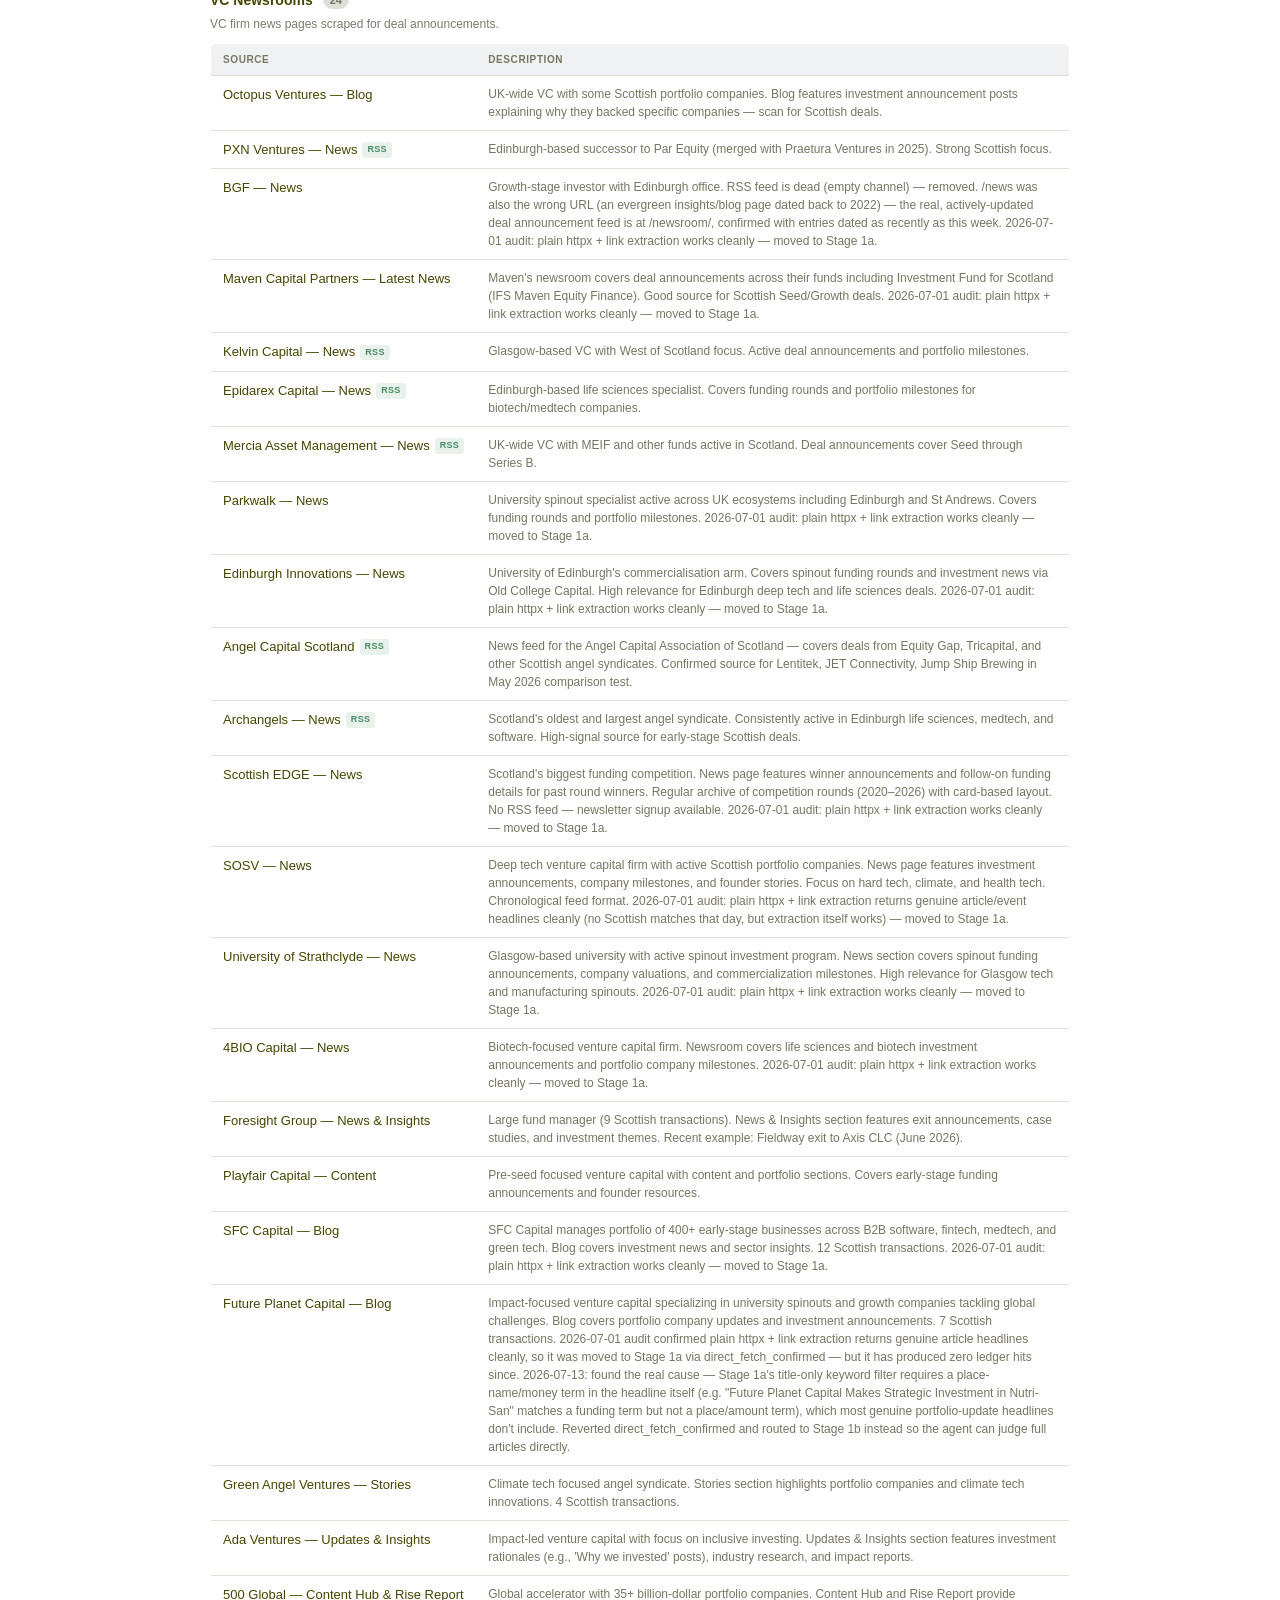
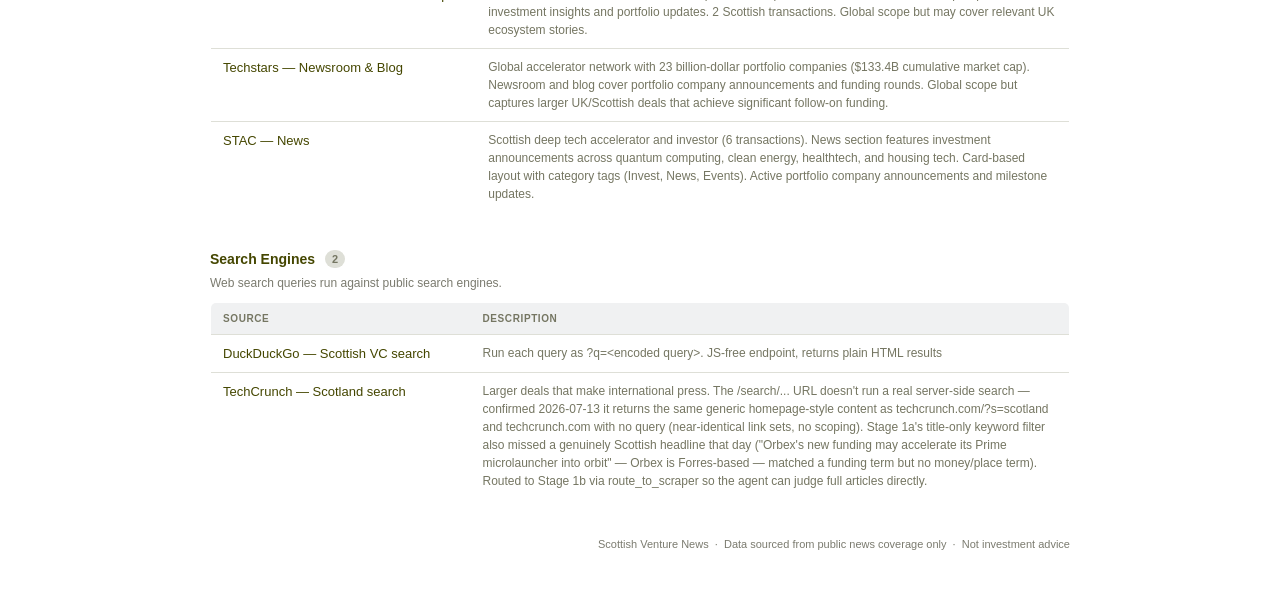
<file: docs/sources/index.html>
<!DOCTYPE html>
<html lang="en">
<head>
  <meta charset="utf-8">
  <meta name="viewport" content="width=device-width, initial-scale=1">
  <link rel="icon" type="image/x-icon" href="../favicon.ico">
  <title>Intelligence Sources — Scottish Venture News</title>
  <link rel="stylesheet" href="../assets/style.css">
  <link rel="stylesheet" href="../assets/sources.css">
</head>
<body>
<div class="container">

  <a class="back-link" href="../">← Scottish Venture News</a>

  <header>
    <h1>Intelligence Sources</h1>
    <p>Every source monitored by the automated pipeline. Regenerated each run. &nbsp;·&nbsp; Last updated 2026-10-23</p>
  </header>

  <div class="stats-bar">
    <div class="stat"><div class="stat-value">45</div><div class="stat-label">Total</div></div>
    <div class="stat"><div class="stat-value">15</div><div class="stat-label">News Sites</div></div>
    <div class="stat"><div class="stat-value">24</div><div class="stat-label">VC Newsrooms</div></div>
    <div class="stat"><div class="stat-value">2</div><div class="stat-label">Search Engines</div></div>
  </div>

  <section class="src-group">
    <div class="group-header">
      <h2>News Sites</h2><span class="group-count">15</span>
    </div>
    <p class="group-desc">Scraped automatically each run via RSS feed or direct fetch.</p>
    <div class="table-wrap">
      <table>
        <thead><tr><th>Source</th><th>Description</th></tr></thead>
        <tbody>
      <tr>
        <td class="src-name"><a href="https://www.scottish-enterprise-mediacentre.com/news" target="_blank" rel="noopener">Scottish Enterprise Newsroom</a><span class="badge badge-rss">RSS</span></td>
        <td class="src-notes">Official newsroom of Scottish Enterprise, Scotland&#x27;s economic development agency. Publishes press releases on grants/funding to Scottish companies, FDI wins, and startup investment news — includes VC-relevant deals where Scottish Enterprise co-invests alongside private VCs (e.g. QUICKBLOCK, Regenerus Laboratories, ReVentas — all July 2026). Also carries non-VC content (grants, FDI announcements, general economic policy) that won&#x27;t pass the investment keyword filter, which is expected. RSS feed at /feed/rss confirmed valid, 10 items, dated. Added 2026-08-01 after Phill manually found the QUICKBLOCK piece and it turned out not to be covered by any existing source.</td>
      </tr>
      <tr>
        <td class="src-name"><a href="https://www.uktech.news" target="_blank" rel="noopener">UKTN (UK Tech News)</a><span class="badge badge-rss">RSS</span></td>
        <td class="src-notes">National UK tech news outlet with dense funding-round coverage (daily feed, weekly &#x27;UK tech funding roundup&#x27; digest). Has a dedicated /tag/scotland/feed but it&#x27;s too sparse/stale (gaps of months) to use as the primary feed, so using the main feed + Stage 1a keyword filter instead. Confirmed valid RSS, no bot protection on plain fetch, dated items. Added 2026-09-01 after Phill manually found a UKTN Scotland deal not covered by any existing source.</td>
      </tr>
      <tr>
        <td class="src-name"><a href="https://scottishfinancialreview.com" target="_blank" rel="noopener">Scottish Financial Review</a><span class="badge badge-rss">RSS</span></td>
        <td class="src-notes">Dedicated Scottish financial and business news site. High signal-to-noise for Scottish VC deals — confirmed 6 relevant deals in the May 2026 run. URL structure: /YYYY/MM/DD/slug.</td>
      </tr>
      <tr>
        <td class="src-name"><a href="https://www.scotsman.com/business" target="_blank" rel="noopener">The Scotsman — Business</a><span class="badge badge-rss">RSS</span></td>
        <td class="src-notes">Scan business section headlines. Business-section RSS confirmed working at /business/rss — returns ~12 items, all business-relevant.</td>
      </tr>
      <tr>
        <td class="src-name"><a href="https://www.heraldscotland.com/business" target="_blank" rel="noopener">The Herald — Business</a><span class="badge badge-rss">RSS</span></td>
        <td class="src-notes">Strong Glasgow/West of Scotland coverage. Previously fetched via homepage link-scraping, which almost never matched the keyword filter (found via /maintain audit 2026-07-26 — candidates_added was 0 in 7 of the last 9 runs). Switched to the confirmed-working RSS feed instead (50 items, real titles/descriptions).</td>
      </tr>
      <tr>
        <td class="src-name"><a href="https://www.insider.co.uk" target="_blank" rel="noopener">Insider.co.uk</a></td>
        <td class="src-notes">Scottish business focused, very relevant. RSS feed is dead (stub channel, lastBuildDate 2022) and /search?q= doesn&#x27;t run a real site search (returns nav only) — removed both, homepage link extraction confirmed working (funding-relevant headlines present directly on /).</td>
      </tr>
      <tr>
        <td class="src-name"><a href="https://techfundingnews.com" target="_blank" rel="noopener">Tech Funding News</a><span class="badge badge-rss">RSS</span></td>
        <td class="src-notes">Covers UK/EU startup funding rounds</td>
      </tr>
      <tr>
        <td class="src-name"><a href="https://www.digit.fyi" target="_blank" rel="noopener">DIGIT</a><span class="badge badge-rss">RSS</span></td>
        <td class="src-notes">Scottish tech news site with a dedicated funding category and monthly deal roundup articles (e.g. &#x27;DIGIT Deal Roundup | March 2026&#x27;). High signal-to-noise for Scottish tech VC deals. URL pattern: /digit-deal-roundup-MONTH-YEAR/ for roundups.</td>
      </tr>
      <tr>
        <td class="src-name"><a href="https://businesscloud.co.uk" target="_blank" rel="noopener">BusinessCloud — Scotland</a><span class="badge badge-rss">RSS</span></td>
        <td class="src-notes">UK tech/business news site with good Scottish coverage. Supplementary search source for Scottish VC deals.</td>
      </tr>
      <tr>
        <td class="src-name"><a href="https://dailybusinessgroup.co.uk" target="_blank" rel="noopener">Daily Business Group</a><span class="badge badge-rss">RSS</span></td>
        <td class="src-notes">Scottish business news site covering deals and investments. Homepage returns 403 to direct fetches (bot protection) — use the RSS feed instead, confirmed working and fresh.</td>
      </tr>
      <tr>
        <td class="src-name"><a href="https://www.campfire.scot" target="_blank" rel="noopener">Campfire Scotland Newsletter</a><span class="badge badge-rss">RSS</span><span class="badge badge-be">best‑effort</span></td>
        <td class="src-notes">Weekly Scottish startup newsletter covering deals, funding rounds, and ecosystem news. Substack feed confirmed working — typically includes full post content, reducing paywall risk.</td>
      </tr>
      <tr>
        <td class="src-name"><a href="https://www.scottishfinancialnews.com" target="_blank" rel="noopener">Scottish Financial News</a></td>
        <td class="src-notes">Scottish business and finance news site, distinct from scottishfinancialreview.com. Has a dedicated articles section. Confirmed reachable (200 OK) as of 2026-06-23 — an earlier 403 noted by the scraper appears to have been transient.</td>
      </tr>
      <tr>
        <td class="src-name"><a href="https://futurescot.com" target="_blank" rel="noopener">FutureScot</a></td>
        <td class="src-notes">Scottish technology and business news site. Covered Wordsmith AI Series B (June 2026) with detailed reporting on the round, investors, and growth plans. Regularly covers Scottish startup funding events. Removed `queries` — that mechanism is DuckDuckGo-specific (result-parsing hardcoded to DDG&#x27;s HTML) and `?q=` isn&#x27;t this site&#x27;s real search syntax, so it was silently doing nothing; homepage link extraction confirmed working directly.</td>
      </tr>
      <tr>
        <td class="src-name"><a href="https://theedinburghreporter.co.uk" target="_blank" rel="noopener">The Edinburgh Reporter</a></td>
        <td class="src-notes">Edinburgh local news site that covers Edinburgh startup funding, sometimes ahead of larger outlets. Produced the primary article on Infrawatch&#x27;s pre-seed round (May 2026) before it appeared elsewhere. Worth monitoring for early Edinburgh-specific deal coverage. Removed `queries` — DuckDuckGo-specific search mechanism was silently doing nothing against this site&#x27;s own domain; homepage link extraction confirmed working directly.</td>
      </tr>
      <tr>
        <td class="src-name"><a href="https://bdaily.co.uk/region/scotland" target="_blank" rel="noopener">Bdaily — Scotland</a><span class="badge badge-rss">RSS</span></td>
        <td class="src-notes">UK business news site with a dedicated Scotland region feed. Confirmed relevant deal: VASO Global (Dumfries) raised £5m+ from PXN Ventures, Scottish Enterprise, UKRI, and Eco Group (June 2026), reported at /articles/YYYY/MM/DD/slug. No RSS at /feed (404) but /region/scotland/rss works and returns individual items — the index page itself yields almost no extractable text via trafilatura, so RSS is required for this source, not optional.</td>
      </tr>
        </tbody>
      </table>
    </div>
  </section>

  <section class="src-group">
    <div class="group-header">
      <h2>VC Newsrooms</h2><span class="group-count">24</span>
    </div>
    <p class="group-desc">VC firm news pages scraped for deal announcements.</p>
    <div class="table-wrap">
      <table>
        <thead><tr><th>Source</th><th>Description</th></tr></thead>
        <tbody>
      <tr>
        <td class="src-name"><a href="https://octopusventures.com/blog/" target="_blank" rel="noopener">Octopus Ventures — Blog</a></td>
        <td class="src-notes">UK-wide VC with some Scottish portfolio companies. Blog features investment announcement posts explaining why they backed specific companies — scan for Scottish deals.</td>
      </tr>
      <tr>
        <td class="src-name"><a href="https://www.pxnventures.co.uk/news" target="_blank" rel="noopener">PXN Ventures — News</a><span class="badge badge-rss">RSS</span></td>
        <td class="src-notes">Edinburgh-based successor to Par Equity (merged with Praetura Ventures in 2025). Strong Scottish focus.</td>
      </tr>
      <tr>
        <td class="src-name"><a href="https://www.bgf.co.uk/newsroom/" target="_blank" rel="noopener">BGF — News</a></td>
        <td class="src-notes">Growth-stage investor with Edinburgh office. RSS feed is dead (empty channel) — removed. /news was also the wrong URL (an evergreen insights/blog page dated back to 2022) — the real, actively-updated deal announcement feed is at /newsroom/, confirmed with entries dated as recently as this week. 2026-07-01 audit: plain httpx + link extraction works cleanly — moved to Stage 1a.</td>
      </tr>
      <tr>
        <td class="src-name"><a href="https://www.mavencp.com/latest-news" target="_blank" rel="noopener">Maven Capital Partners — Latest News</a></td>
        <td class="src-notes">Maven&#x27;s newsroom covers deal announcements across their funds including Investment Fund for Scotland (IFS Maven Equity Finance). Good source for Scottish Seed/Growth deals. 2026-07-01 audit: plain httpx + link extraction works cleanly — moved to Stage 1a.</td>
      </tr>
      <tr>
        <td class="src-name"><a href="https://www.kelvincapital.com/news-blog/" target="_blank" rel="noopener">Kelvin Capital — News</a><span class="badge badge-rss">RSS</span></td>
        <td class="src-notes">Glasgow-based VC with West of Scotland focus. Active deal announcements and portfolio milestones.</td>
      </tr>
      <tr>
        <td class="src-name"><a href="https://epidarex.com/news-2/" target="_blank" rel="noopener">Epidarex Capital — News</a><span class="badge badge-rss">RSS</span></td>
        <td class="src-notes">Edinburgh-based life sciences specialist. Covers funding rounds and portfolio milestones for biotech/medtech companies.</td>
      </tr>
      <tr>
        <td class="src-name"><a href="https://www.mercia.co.uk/news/" target="_blank" rel="noopener">Mercia Asset Management — News</a><span class="badge badge-rss">RSS</span></td>
        <td class="src-notes">UK-wide VC with MEIF and other funds active in Scotland. Deal announcements cover Seed through Series B.</td>
      </tr>
      <tr>
        <td class="src-name"><a href="https://parkwalk.vc/news/" target="_blank" rel="noopener">Parkwalk — News</a></td>
        <td class="src-notes">University spinout specialist active across UK ecosystems including Edinburgh and St Andrews. Covers funding rounds and portfolio milestones. 2026-07-01 audit: plain httpx + link extraction works cleanly — moved to Stage 1a.</td>
      </tr>
      <tr>
        <td class="src-name"><a href="https://edinburgh-innovations.ed.ac.uk/news" target="_blank" rel="noopener">Edinburgh Innovations — News</a></td>
        <td class="src-notes">University of Edinburgh&#x27;s commercialisation arm. Covers spinout funding rounds and investment news via Old College Capital. High relevance for Edinburgh deep tech and life sciences deals. 2026-07-01 audit: plain httpx + link extraction works cleanly — moved to Stage 1a.</td>
      </tr>
      <tr>
        <td class="src-name"><a href="https://angelcapital.scot" target="_blank" rel="noopener">Angel Capital Scotland</a><span class="badge badge-rss">RSS</span></td>
        <td class="src-notes">News feed for the Angel Capital Association of Scotland — covers deals from Equity Gap, Tricapital, and other Scottish angel syndicates. Confirmed source for Lentitek, JET Connectivity, Jump Ship Brewing in May 2026 comparison test.</td>
      </tr>
      <tr>
        <td class="src-name"><a href="https://archangelsonline.com/about-us/news/" target="_blank" rel="noopener">Archangels — News</a><span class="badge badge-rss">RSS</span></td>
        <td class="src-notes">Scotland&#x27;s oldest and largest angel syndicate. Consistently active in Edinburgh life sciences, medtech, and software. High-signal source for early-stage Scottish deals.</td>
      </tr>
      <tr>
        <td class="src-name"><a href="https://www.scottishedge.com/news" target="_blank" rel="noopener">Scottish EDGE — News</a></td>
        <td class="src-notes">Scotland&#x27;s biggest funding competition. News page features winner announcements and follow-on funding details for past round winners. Regular archive of competition rounds (2020–2026) with card-based layout. No RSS feed — newsletter signup available. 2026-07-01 audit: plain httpx + link extraction works cleanly — moved to Stage 1a.</td>
      </tr>
      <tr>
        <td class="src-name"><a href="https://sosv.com/news/" target="_blank" rel="noopener">SOSV — News</a></td>
        <td class="src-notes">Deep tech venture capital firm with active Scottish portfolio companies. News page features investment announcements, company milestones, and founder stories. Focus on hard tech, climate, and health tech. Chronological feed format. 2026-07-01 audit: plain httpx + link extraction returns genuine article/event headlines cleanly (no Scottish matches that day, but extraction itself works) — moved to Stage 1a.</td>
      </tr>
      <tr>
        <td class="src-name"><a href="https://www.strath.ac.uk/whystrathclyde/news/" target="_blank" rel="noopener">University of Strathclyde — News</a></td>
        <td class="src-notes">Glasgow-based university with active spinout investment program. News section covers spinout funding announcements, company valuations, and commercialization milestones. High relevance for Glasgow tech and manufacturing spinouts. 2026-07-01 audit: plain httpx + link extraction works cleanly — moved to Stage 1a.</td>
      </tr>
      <tr>
        <td class="src-name"><a href="https://www.4biocapital.com/news" target="_blank" rel="noopener">4BIO Capital — News</a></td>
        <td class="src-notes">Biotech-focused venture capital firm. Newsroom covers life sciences and biotech investment announcements and portfolio company milestones. 2026-07-01 audit: plain httpx + link extraction works cleanly — moved to Stage 1a.</td>
      </tr>
      <tr>
        <td class="src-name"><a href="https://foresight.group/" target="_blank" rel="noopener">Foresight Group — News &amp; Insights</a></td>
        <td class="src-notes">Large fund manager (9 Scottish transactions). News &amp; Insights section features exit announcements, case studies, and investment themes. Recent example: Fieldway exit to Axis CLC (June 2026).</td>
      </tr>
      <tr>
        <td class="src-name"><a href="https://playfair.vc/" target="_blank" rel="noopener">Playfair Capital — Content</a></td>
        <td class="src-notes">Pre-seed focused venture capital with content and portfolio sections. Covers early-stage funding announcements and founder resources.</td>
      </tr>
      <tr>
        <td class="src-name"><a href="https://sfccapital.com/blog" target="_blank" rel="noopener">SFC Capital — Blog</a></td>
        <td class="src-notes">SFC Capital manages portfolio of 400+ early-stage businesses across B2B software, fintech, medtech, and green tech. Blog covers investment news and sector insights. 12 Scottish transactions. 2026-07-01 audit: plain httpx + link extraction works cleanly — moved to Stage 1a.</td>
      </tr>
      <tr>
        <td class="src-name"><a href="https://www.futureplanetcapital.com/blog" target="_blank" rel="noopener">Future Planet Capital — Blog</a></td>
        <td class="src-notes">Impact-focused venture capital specializing in university spinouts and growth companies tackling global challenges. Blog covers portfolio company updates and investment announcements. 7 Scottish transactions. 2026-07-01 audit confirmed plain httpx + link extraction returns genuine article headlines cleanly, so it was moved to Stage 1a via direct_fetch_confirmed — but it has produced zero ledger hits since. 2026-07-13: found the real cause — Stage 1a&#x27;s title-only keyword filter requires a place-name/money term in the headline itself (e.g. &quot;Future Planet Capital Makes Strategic Investment in Nutri-San&quot; matches a funding term but not a place/amount term), which most genuine portfolio-update headlines don&#x27;t include. Reverted direct_fetch_confirmed and routed to Stage 1b instead so the agent can judge full articles directly.</td>
      </tr>
      <tr>
        <td class="src-name"><a href="https://greenangelventures.com/stories/" target="_blank" rel="noopener">Green Angel Ventures — Stories</a></td>
        <td class="src-notes">Climate tech focused angel syndicate. Stories section highlights portfolio companies and climate tech innovations. 4 Scottish transactions.</td>
      </tr>
      <tr>
        <td class="src-name"><a href="https://www.adaventures.com/" target="_blank" rel="noopener">Ada Ventures — Updates &amp; Insights</a></td>
        <td class="src-notes">Impact-led venture capital with focus on inclusive investing. Updates &amp; Insights section features investment rationales (e.g., &#x27;Why we invested&#x27; posts), industry research, and impact reports.</td>
      </tr>
      <tr>
        <td class="src-name"><a href="https://500.co/" target="_blank" rel="noopener">500 Global — Content Hub &amp; Rise Report</a></td>
        <td class="src-notes">Global accelerator with 35+ billion-dollar portfolio companies. Content Hub and Rise Report provide investment insights and portfolio updates. 2 Scottish transactions. Global scope but may cover relevant UK ecosystem stories.</td>
      </tr>
      <tr>
        <td class="src-name"><a href="https://techstars.com/" target="_blank" rel="noopener">Techstars — Newsroom &amp; Blog</a></td>
        <td class="src-notes">Global accelerator network with 23 billion-dollar portfolio companies ($133.4B cumulative market cap). Newsroom and blog cover portfolio company announcements and funding rounds. Global scope but captures larger UK/Scottish deals that achieve significant follow-on funding.</td>
      </tr>
      <tr>
        <td class="src-name"><a href="https://www.stac.ac/news/" target="_blank" rel="noopener">STAC — News</a></td>
        <td class="src-notes">Scottish deep tech accelerator and investor (6 transactions). News section features investment announcements across quantum computing, clean energy, healthtech, and housing tech. Card-based layout with category tags (Invest, News, Events). Active portfolio company announcements and milestone updates.</td>
      </tr>
        </tbody>
      </table>
    </div>
  </section>

  <section class="src-group">
    <div class="group-header">
      <h2>Search Engines</h2><span class="group-count">2</span>
    </div>
    <p class="group-desc">Web search queries run against public search engines.</p>
    <div class="table-wrap">
      <table>
        <thead><tr><th>Source</th><th>Description</th></tr></thead>
        <tbody>
      <tr>
        <td class="src-name"><a href="https://html.duckduckgo.com/html/" target="_blank" rel="noopener">DuckDuckGo — Scottish VC search</a></td>
        <td class="src-notes">Run each query as ?q=&lt;encoded query&gt;. JS-free endpoint, returns plain HTML results</td>
      </tr>
      <tr>
        <td class="src-name"><a href="https://techcrunch.com/search/scotland+funding" target="_blank" rel="noopener">TechCrunch — Scotland search</a></td>
        <td class="src-notes">Larger deals that make international press. The /search/... URL doesn&#x27;t run a real server-side search — confirmed 2026-07-13 it returns the same generic homepage-style content as techcrunch.com/?s=scotland and techcrunch.com with no query (near-identical link sets, no scoping). Stage 1a&#x27;s title-only keyword filter also missed a genuinely Scottish headline that day (&quot;Orbex&#x27;s new funding may accelerate its Prime microlauncher into orbit&quot; — Orbex is Forres-based — matched a funding term but no money/place term). Routed to Stage 1b via route_to_scraper so the agent can judge full articles directly.</td>
      </tr>
        </tbody>
      </table>
    </div>
  </section>

  <footer>Scottish Venture News &nbsp;·&nbsp; Data sourced from public news coverage only &nbsp;·&nbsp; Not investment advice</footer>

</div>
</body>
</html>
</file>
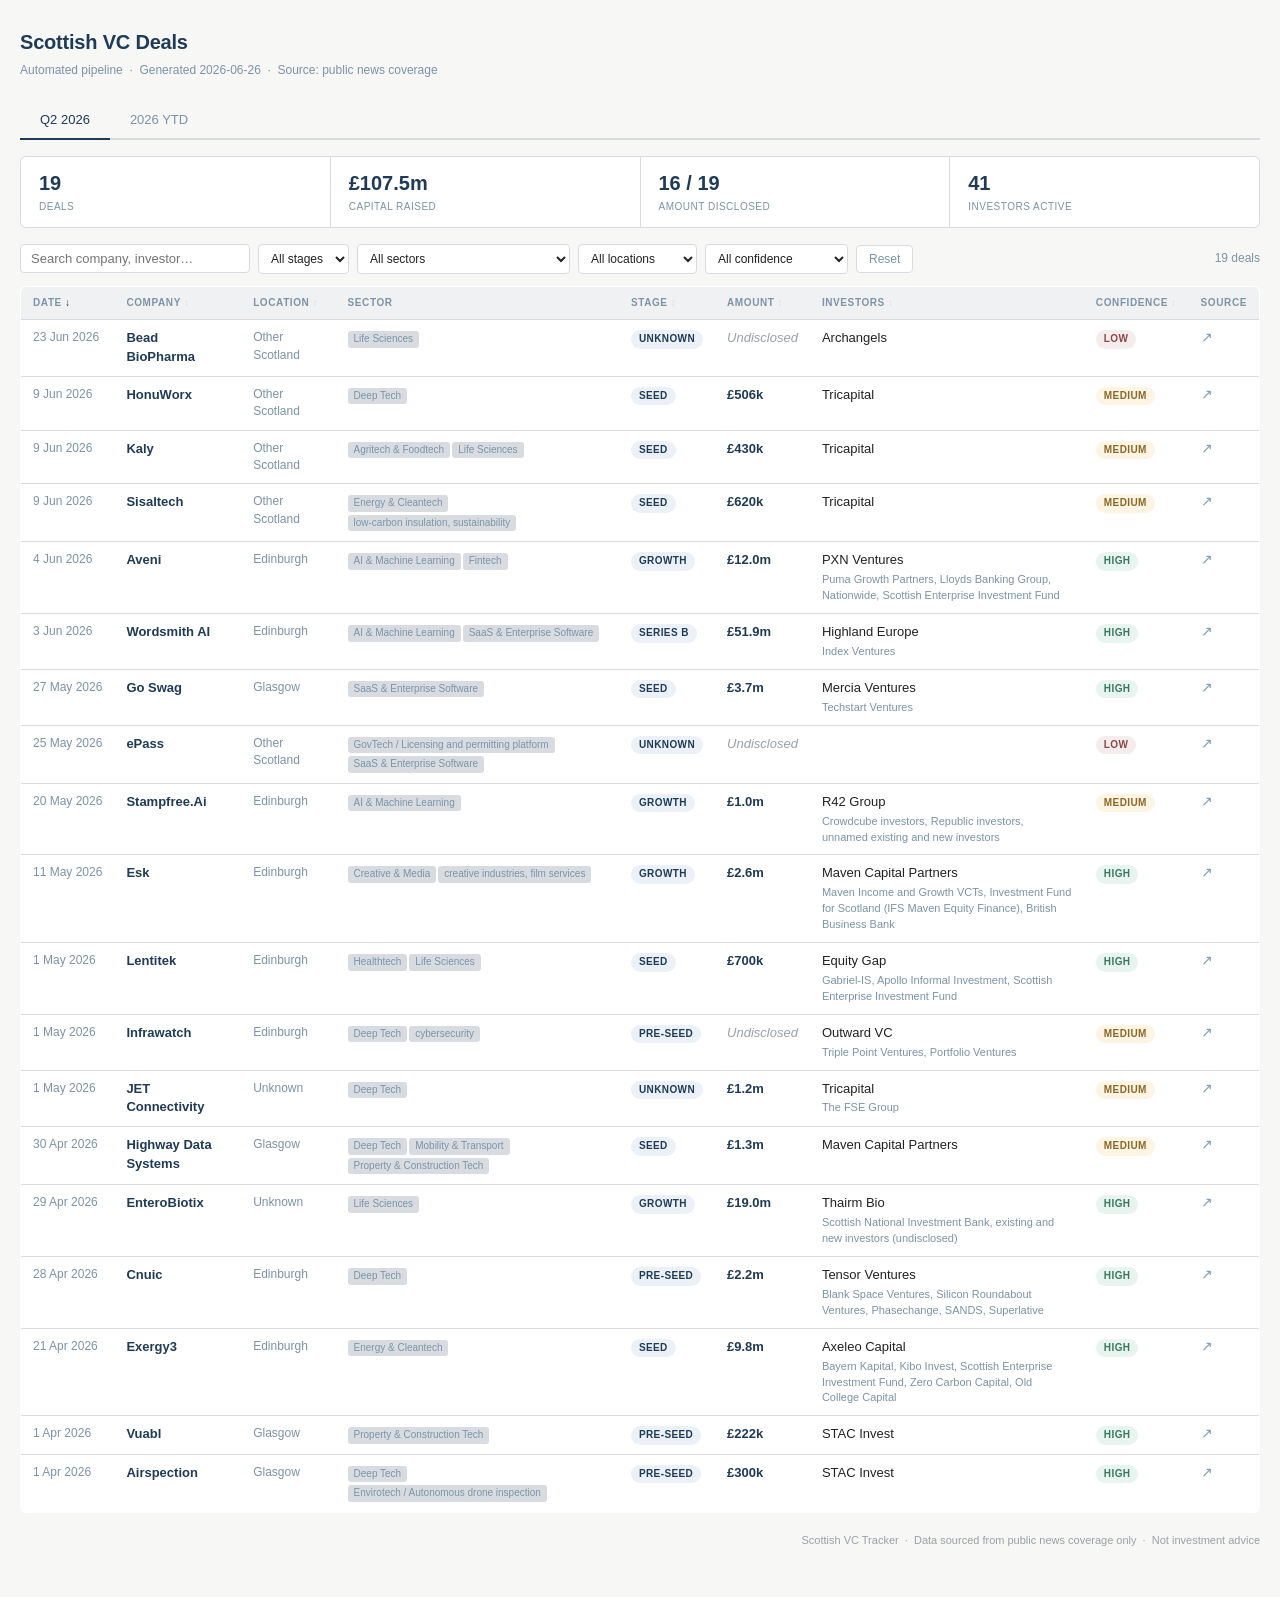
<file: docs/deals.html>
<!DOCTYPE html>
<html lang="en">
<head>
  <meta charset="utf-8">
  <meta name="viewport" content="width=device-width, initial-scale=1">
  <title>Scottish VC Deals — Q2 2026 / 2026 YTD</title>
  <style>
    :root {
      --navy:       #1F3B57;
      --slate:      #7C93A8;
      --grey:       #9AA0A6;
      --light-grey: #D8DCE0;
      --blue:       #7B9EB9;
      --green:      #6BA58A;
      --gold:       #C49A5A;
      --maroon:     #A07878;
      --tan:        #A89B8C;
      --ink:        #222222;
      --bg:         #F7F7F6;
      --white:      #FFFFFF;
    }
    *, *::before, *::after { box-sizing: border-box; margin: 0; padding: 0; }
    body {
      font-family: "Helvetica Neue", Helvetica, Arial, sans-serif;
      font-size: 13px;
      color: var(--ink);
      background: var(--bg);
      line-height: 1.45;
    }
    a { color: inherit; text-decoration: none; }

    .container { max-width: 1280px; margin: 0 auto; padding: 28px 20px 48px; }

    /* ── header ── */
    header { margin-bottom: 24px; }
    header h1 { font-size: 20px; font-weight: 700; color: var(--navy); letter-spacing: -0.01em; }
    header p { color: var(--slate); font-size: 12px; margin-top: 5px; }

    /* ── tabs ── */
    .tabs {
      display: flex;
      gap: 0;
      margin-bottom: 16px;
      border-bottom: 2px solid var(--light-grey);
    }
    .tab {
      padding: 8px 20px;
      cursor: pointer;
      color: var(--slate);
      font-size: 13px;
      font-weight: 500;
      border-bottom: 2px solid transparent;
      margin-bottom: -2px;
      transition: color 0.1s;
    }
    .tab.active { color: var(--navy); border-bottom-color: var(--navy); }
    .tab:hover:not(.active) { color: var(--ink); }

    /* ── stats bar ── */
    .stats-bar {
      display: flex;
      flex-wrap: wrap;
      gap: 0;
      margin-bottom: 16px;
      background: var(--white);
      border: 1px solid var(--light-grey);
      border-radius: 6px;
      overflow: hidden;
    }
    .stat {
      flex: 1;
      min-width: 110px;
      padding: 12px 18px;
      border-right: 1px solid var(--light-grey);
    }
    .stat:last-child { border-right: none; }
    .stat-value { font-size: 20px; font-weight: 700; color: var(--navy); }
    .stat-label { font-size: 10px; color: var(--slate); text-transform: uppercase; letter-spacing: 0.05em; margin-top: 2px; }

    /* ── controls ── */
    .controls {
      display: flex;
      flex-wrap: wrap;
      align-items: center;
      gap: 8px;
      margin-bottom: 12px;
    }
    .controls input[type="text"] {
      padding: 6px 10px;
      border: 1px solid var(--light-grey);
      border-radius: 4px;
      font-size: 13px;
      width: 230px;
      background: var(--white);
      outline: none;
    }
    .controls input[type="text"]:focus { border-color: var(--blue); }
    .controls select {
      padding: 6px 8px;
      border: 1px solid var(--light-grey);
      border-radius: 4px;
      font-size: 12px;
      color: var(--ink);
      background: var(--white);
      cursor: pointer;
      outline: none;
    }
    .controls select:focus { border-color: var(--blue); }
    .btn-reset {
      padding: 6px 12px;
      border: 1px solid var(--light-grey);
      border-radius: 4px;
      background: var(--white);
      color: var(--slate);
      font-size: 12px;
      cursor: pointer;
    }
    .btn-reset:hover { color: var(--ink); border-color: var(--grey); }
    .result-count { color: var(--slate); font-size: 12px; margin-left: auto; }

    /* ── table ── */
    .table-wrap { overflow-x: auto; }
    table {
      width: 100%;
      border-collapse: collapse;
      background: var(--white);
      border: 1px solid var(--light-grey);
      border-radius: 6px;
      overflow: hidden;
      min-width: 860px;
    }
    thead th {
      text-align: left;
      padding: 9px 12px;
      font-size: 10px;
      font-weight: 600;
      color: var(--slate);
      text-transform: uppercase;
      letter-spacing: 0.06em;
      background: #F0F1F2;
      border-bottom: 1px solid var(--light-grey);
      white-space: nowrap;
      cursor: pointer;
      user-select: none;
    }
    thead th:last-child { cursor: default; }
    thead th:hover:not(:last-child) { color: var(--navy); }
    .sort-icon { color: var(--light-grey); margin-left: 3px; font-style: normal; }
    th.sort-asc .sort-icon, th.sort-desc .sort-icon { color: var(--navy); }
    tbody tr { border-bottom: 1px solid var(--light-grey); transition: background 0.08s; }
    tbody tr:last-child { border-bottom: none; }
    tbody tr:hover { background: #F4F5F6; }
    td { padding: 9px 12px; vertical-align: top; }

    /* ── cell styles ── */
    .date { color: var(--slate); white-space: nowrap; font-size: 12px; }
    .company-name { font-weight: 600; color: var(--navy); }
    .headline { font-size: 11px; color: var(--grey); margin-top: 2px; line-height: 1.35; max-width: 260px; }
    .location { color: var(--slate); font-size: 12px; }
    .sector-tag {
      display: inline-block;
      padding: 1px 6px;
      border-radius: 3px;
      background: var(--light-grey);
      color: var(--slate);
      font-size: 10px;
      margin: 1px 2px 1px 0;
      white-space: nowrap;
    }
    .badge {
      display: inline-block;
      padding: 2px 8px;
      border-radius: 10px;
      font-size: 10px;
      font-weight: 600;
      text-transform: uppercase;
      letter-spacing: 0.04em;
      white-space: nowrap;
    }
    .badge-stage { background: #ECF1F7; color: var(--navy); }
    .badge-high   { background: #E8F4EF; color: #3A7860; }
    .badge-medium { background: #FEF4E3; color: #8A6828; }
    .badge-low    { background: #F5ECEC; color: #8A4848; }
    .amount { font-weight: 600; color: var(--navy); white-space: nowrap; }
    .amount-undisclosed { color: var(--grey); font-style: italic; white-space: nowrap; }
    .lead-investor { font-weight: 500; }
    .other-investors { color: var(--slate); font-size: 11px; margin-top: 2px; }
    .source-link {
      color: var(--blue);
      font-size: 14px;
      display: inline-block;
      line-height: 1;
    }
    .source-link:hover { color: var(--navy); }

    /* ── no results ── */
    .no-results {
      display: none;
      text-align: center;
      padding: 48px 24px;
      color: var(--grey);
      background: var(--white);
      border: 1px solid var(--light-grey);
      border-radius: 6px;
      margin-top: 0;
    }

    /* ── footer ── */
    footer {
      margin-top: 20px;
      color: var(--grey);
      font-size: 11px;
      text-align: right;
    }
  </style>
</head>
<body>
<div class="container">

  <header>
    <h1>Scottish VC Deals</h1>
    <p>Automated pipeline &nbsp;·&nbsp; Generated 2026-06-26 &nbsp;·&nbsp; Source: public news coverage</p>
  </header>

  <div class="tabs">
    <div class="tab active" data-window="quarter" id="tab-quarter">Q2 2026</div>
    <div class="tab" data-window="ytd" id="tab-ytd">2026 YTD</div>
  </div>

  <div class="stats-bar">
    <div class="stat">
      <div class="stat-value" id="stat-deals">—</div>
      <div class="stat-label">Deals</div>
    </div>
    <div class="stat">
      <div class="stat-value" id="stat-capital">—</div>
      <div class="stat-label">Capital raised</div>
    </div>
    <div class="stat">
      <div class="stat-value" id="stat-disclosed">—</div>
      <div class="stat-label">Amount disclosed</div>
    </div>
    <div class="stat">
      <div class="stat-value" id="stat-investors">—</div>
      <div class="stat-label">Investors active</div>
    </div>
  </div>

  <div class="controls">
    <input type="text" id="search" placeholder="Search company, investor…" autocomplete="off">
    <select id="filter-stage"><option value="">All stages</option></select>
    <select id="filter-sector"><option value="">All sectors</option></select>
    <select id="filter-location"><option value="">All locations</option></select>
    <select id="filter-confidence">
      <option value="">All confidence</option>
      <option value="high">High confidence</option>
      <option value="medium">Medium confidence</option>
      <option value="low">Low confidence</option>
    </select>
    <button class="btn-reset" id="btn-reset">Reset</button>
    <span class="result-count" id="result-count"></span>
  </div>

  <div class="table-wrap">
    <table id="deals-table">
      <thead>
        <tr>
          <th data-col="announcement_date">Date<i class="sort-icon">↕</i></th>
          <th data-col="company_name">Company<i class="sort-icon">↕</i></th>
          <th data-col="company_location">Location<i class="sort-icon">↕</i></th>
          <th>Sector</th>
          <th data-col="round_type">Stage<i class="sort-icon">↕</i></th>
          <th data-col="amount_gbp_millions">Amount<i class="sort-icon">↕</i></th>
          <th data-col="lead_investor">Investors<i class="sort-icon">↕</i></th>
          <th data-col="confidence">Confidence<i class="sort-icon">↕</i></th>
          <th>Source</th>
        </tr>
      </thead>
      <tbody id="deals-tbody"></tbody>
    </table>
    <div class="no-results" id="no-results">No deals match your filters.</div>
  </div>

  <footer>Scottish VC Tracker &nbsp;·&nbsp; Data sourced from public news coverage only &nbsp;·&nbsp; Not investment advice</footer>

</div>
<script>
const DATA = {"quarter_label":"Q2 2026","year":2026,"generated":"2026-06-26","quarter_deals":[{"id":"bead-biopharma_unknown_2026-06-23","company_name":"Bead BioPharma","company_location":"Other Scotland","company_sectors":["Life Sciences"],"round_type":"Unknown","amount_gbp_millions":null,"investors":["Archangels"],"lead_investor":"Archangels","announcement_date":"2026-06-23","source_url":"https://angelcapital.scot/news/scottish-biotech-bead-biopharma-emerges-from-stealth-mode-with-novel-cancer-drug-platform/","headline":"Scottish biotech Bead BioPharma emerges from stealth mode with novel cancer drug platform","confidence":"low"},{"id":"honuworx_seed_2026-06-09","company_name":"HonuWorx","company_location":"Other Scotland","company_sectors":["Deep Tech"],"round_type":"Seed","amount_gbp_millions":0.506,"investors":["Tricapital"],"lead_investor":"Tricapital","announcement_date":"2026-06-09","source_url":"https://angelcapital.scot/deals/tricapital-scots-syndicate-leads-3m-plus-deals-and-unveils-key-hire/","headline":"Tricapital: Scots syndicate leads £3m-plus deals and unveils key hire","confidence":"medium"},{"id":"kaly_seed_2026-06-09","company_name":"Kaly","company_location":"Other Scotland","company_sectors":["Agritech & Foodtech","Life Sciences"],"round_type":"Seed","amount_gbp_millions":0.43,"investors":["Tricapital"],"lead_investor":"Tricapital","announcement_date":"2026-06-09","source_url":"https://angelcapital.scot/deals/tricapital-scots-syndicate-leads-3m-plus-deals-and-unveils-key-hire/","headline":"Tricapital: Scots syndicate leads £3m-plus deals and unveils key hire","confidence":"medium"},{"id":"sisaltech_seed_2026-06-09","company_name":"Sisaltech","company_location":"Other Scotland","company_sectors":["Energy & Cleantech","low-carbon insulation, sustainability"],"round_type":"Seed","amount_gbp_millions":0.62,"investors":["Tricapital"],"lead_investor":"Tricapital","announcement_date":"2026-06-09","source_url":"https://angelcapital.scot/deals/tricapital-scots-syndicate-leads-3m-plus-deals-and-unveils-key-hire/","headline":"Tricapital: Scots syndicate leads £3m-plus deals and unveils key hire","confidence":"medium"},{"id":"aveni_growth_2026-06-04","company_name":"Aveni","company_location":"Edinburgh","company_sectors":["AI & Machine Learning","Fintech"],"round_type":"Growth","amount_gbp_millions":12.0,"investors":["PXN Ventures","Puma Growth Partners","Lloyds Banking Group","Nationwide","Scottish Enterprise Investment Fund"],"lead_investor":"PXN Ventures","announcement_date":"2026-06-04","source_url":"https://scottishfinancialreview.com/2026/06/04/aveni-edinburgh-ai-wealth-startup-raises-12m/","headline":"Aveni, Edinburgh AI wealth startup, raises £12m","confidence":"high"},{"id":"wordsmith-ai_series-b_2026-06-03","company_name":"Wordsmith AI","company_location":"Edinburgh","company_sectors":["AI & Machine Learning","SaaS & Enterprise Software"],"round_type":"Series B","amount_gbp_millions":51.87,"investors":["Highland Europe","Index Ventures"],"lead_investor":"Highland Europe","announcement_date":"2026-06-03","source_url":"https://www.eu-startups.com/2026/06/edinburgh-based-wordsmith-raises-e60-2-million-series-b-to-scale-legal-ai-platform-for-in-house-teams/","headline":"Edinburgh-based Wordsmith raises €60.2 million Series B to scale legal AI platform","confidence":"high"},{"id":"go-swag_seed_2026-05-27","company_name":"Go Swag","company_location":"Glasgow","company_sectors":["SaaS & Enterprise Software"],"round_type":"Seed","amount_gbp_millions":3.705,"investors":["Mercia Ventures","Techstart Ventures"],"lead_investor":"Mercia Ventures","announcement_date":"2026-05-27","source_url":"https://www.uktechnews.info/category/region/scotland/","headline":"Go Swag raises $5 million led by Mercia Ventures","confidence":"high"},{"id":"epass_unknown_2026-05-25","company_name":"ePass","company_location":"Other Scotland","company_sectors":["GovTech / Licensing and permitting platform","SaaS & Enterprise Software"],"round_type":"Unknown","amount_gbp_millions":null,"investors":[],"lead_investor":"","announcement_date":"2026-05-25","source_url":"https://scottishbusinessnews.net/govtech-startup-epass-rolls-out-nationwide-platform-after-1m-debut-year/","headline":"GovTech startup ePass rolls out nationwide platform after £1m debut year","confidence":"low"},{"id":"stampfreeai_growth_2026-05-20","company_name":"Stampfree.Ai","company_location":"Edinburgh","company_sectors":["AI & Machine Learning"],"round_type":"Growth","amount_gbp_millions":1.03,"investors":["R42 Group","Crowdcube investors","Republic investors","unnamed existing and new investors"],"lead_investor":"R42 Group","announcement_date":"2026-05-20","source_url":"https://www.digit.fyi/edinburgh-ai-ecommerce-firm-raises-over-1m-in-new-investment/","headline":"Edinburgh AI ecommerce firm raises over £1m in new investment","confidence":"medium"},{"id":"esk_growth_2026-05-11","company_name":"Esk","company_location":"Edinburgh","company_sectors":["Creative & Media","creative industries, film services"],"round_type":"Growth","amount_gbp_millions":2.6,"investors":["Maven Capital Partners","Maven Income and Growth VCTs","Investment Fund for Scotland (IFS Maven Equity Finance)","British Business Bank"],"lead_investor":"Maven Capital Partners","announcement_date":"2026-05-11","source_url":"https://www.mavencp.com/latest-news/maven-leads-2.6-million-funding-round-in-esk","headline":"Maven leads £2.6 million funding round in Esk","confidence":"high"},{"id":"lentitek_seed_2026-05-01","company_name":"Lentitek","company_location":"Edinburgh","company_sectors":["Healthtech","Life Sciences"],"round_type":"Seed","amount_gbp_millions":0.7,"investors":["Equity Gap","Gabriel-IS","Apollo Informal Investment","Scottish Enterprise Investment Fund"],"lead_investor":"Equity Gap","announcement_date":"2026-05-01","source_url":"https://angelcapital.scot/news/lentitek-raises-700k-for-cancer-treatment-technology/","headline":"Lentitek raises £700k for cancer treatment technology","confidence":"high"},{"id":"infrawatch_pre-seed_2026-05-01","company_name":"Infrawatch","company_location":"Edinburgh","company_sectors":["Deep Tech","cybersecurity"],"round_type":"Pre-Seed","amount_gbp_millions":null,"investors":["Outward VC","Triple Point Ventures","Portfolio Ventures"],"lead_investor":"Outward VC","announcement_date":"2026-05-01","source_url":"https://theedinburghreporter.co.uk/2026/05/edinburgh-cyber-security-start-up-raises-millions-in-pre-seed-round/","headline":"Edinburgh cyber security start up raises millions in pre-seed round","confidence":"medium"},{"id":"jet-connectivity_unknown_2026-05-01","company_name":"JET Connectivity","company_location":"Unknown","company_sectors":["Deep Tech"],"round_type":"Unknown","amount_gbp_millions":1.2,"investors":["Tricapital","The FSE Group"],"lead_investor":"Tricapital","announcement_date":"2026-05-01","source_url":"https://angelcapital.scot/deals/tricapital-angels-leads-1-2m-investment-into-sovereign-dual-use-5g-solutions/","headline":"TRICAPITAL Angels leads £1.2m investment into sovereign dual use 5G solutions","confidence":"medium"},{"id":"highway-data-systems_seed_2026-04-30","company_name":"Highway Data Systems","company_location":"Glasgow","company_sectors":["Deep Tech","Mobility & Transport","Property & Construction Tech"],"round_type":"Seed","amount_gbp_millions":1.25,"investors":["Maven Capital Partners"],"lead_investor":"Maven Capital Partners","announcement_date":"2026-04-30","source_url":"https://www.uktechnews.info/category/region/scotland/","headline":"Investment Fund for Scotland Maven Equity Finance invests £1.25 million in Highway Data Systems","confidence":"medium"},{"id":"enterobiotix_growth_2026-04-29","company_name":"EnteroBiotix","company_location":"Unknown","company_sectors":["Life Sciences"],"round_type":"Growth","amount_gbp_millions":19.0,"investors":["Thairm Bio","Scottish National Investment Bank","existing and new investors (undisclosed)"],"lead_investor":"Thairm Bio","announcement_date":"2026-04-29","source_url":"https://scottishfinancialreview.com/2026/04/29/enterobiotix-bellshill-biopharma-raises-19m/","headline":"EnteroBiotix, Bellshill biopharma, raises £19m","confidence":"high"},{"id":"cnuic_pre-seed_2026-04-28","company_name":"Cnuic","company_location":"Edinburgh","company_sectors":["Deep Tech"],"round_type":"Pre-Seed","amount_gbp_millions":2.223,"investors":["Tensor Ventures","Blank Space Ventures","Silicon Roundabout Ventures","Phasechange","SANDS","Superlative"],"lead_investor":"Tensor Ventures","announcement_date":"2026-04-28","source_url":"https://tech.eu/2026/04/28/cnuic-secures-eur3m-pre-seed-to-unlock-next-generation-photonic-chip-production/","headline":"Cnuic secures $3m pre-seed to unlock next-generation photonic chip production","confidence":"high"},{"id":"exergy3_seed_2026-04-21","company_name":"Exergy3","company_location":"Edinburgh","company_sectors":["Energy & Cleantech"],"round_type":"Seed","amount_gbp_millions":9.838,"investors":["Axeleo Capital","Bayern Kapital","Kibo Invest","Scottish Enterprise Investment Fund","Zero Carbon Capital","Old College Capital"],"lead_investor":"Axeleo Capital","announcement_date":"2026-04-21","source_url":"https://www.eu-startups.com/2026/04/edinburghs-exergy3-raises-e11-4-million-to-turn-surplus-renewable-power-into-clean-industrial-heat/","headline":"Edinburgh's Exergy3 raises €11.4 million to turn surplus renewable power into clean industrial heat","confidence":"high"},{"id":"vuabl_pre-seed_2026-04-01","company_name":"Vuabl","company_location":"Glasgow","company_sectors":["Property & Construction Tech"],"round_type":"Pre-Seed","amount_gbp_millions":0.222,"investors":["STAC Invest"],"lead_investor":"STAC Invest","announcement_date":"2026-04-01","source_url":"https://businesscloud.co.uk/live-blog/stac-backs-three-scottish-deeptech-companies/","headline":"STAC backs three Scottish deeptech companies with £772k","confidence":"high"},{"id":"airspection_pre-seed_2026-04-01","company_name":"Airspection","company_location":"Glasgow","company_sectors":["Deep Tech","Envirotech / Autonomous drone inspection"],"round_type":"Pre-Seed","amount_gbp_millions":0.3,"investors":["STAC Invest"],"lead_investor":"STAC Invest","announcement_date":"2026-04-01","source_url":"https://businesscloud.co.uk/live-blog/stac-backs-three-scottish-deeptech-companies/","headline":"STAC backs three Scottish deeptech companies with £772k","confidence":"high"}],"ytd_deals":[{"id":"bead-biopharma_unknown_2026-06-23","company_name":"Bead BioPharma","company_location":"Other Scotland","company_sectors":["Life Sciences"],"round_type":"Unknown","amount_gbp_millions":null,"investors":["Archangels"],"lead_investor":"Archangels","announcement_date":"2026-06-23","source_url":"https://angelcapital.scot/news/scottish-biotech-bead-biopharma-emerges-from-stealth-mode-with-novel-cancer-drug-platform/","headline":"Scottish biotech Bead BioPharma emerges from stealth mode with novel cancer drug platform","confidence":"low"},{"id":"honuworx_seed_2026-06-09","company_name":"HonuWorx","company_location":"Other Scotland","company_sectors":["Deep Tech"],"round_type":"Seed","amount_gbp_millions":0.506,"investors":["Tricapital"],"lead_investor":"Tricapital","announcement_date":"2026-06-09","source_url":"https://angelcapital.scot/deals/tricapital-scots-syndicate-leads-3m-plus-deals-and-unveils-key-hire/","headline":"Tricapital: Scots syndicate leads £3m-plus deals and unveils key hire","confidence":"medium"},{"id":"kaly_seed_2026-06-09","company_name":"Kaly","company_location":"Other Scotland","company_sectors":["Agritech & Foodtech","Life Sciences"],"round_type":"Seed","amount_gbp_millions":0.43,"investors":["Tricapital"],"lead_investor":"Tricapital","announcement_date":"2026-06-09","source_url":"https://angelcapital.scot/deals/tricapital-scots-syndicate-leads-3m-plus-deals-and-unveils-key-hire/","headline":"Tricapital: Scots syndicate leads £3m-plus deals and unveils key hire","confidence":"medium"},{"id":"sisaltech_seed_2026-06-09","company_name":"Sisaltech","company_location":"Other Scotland","company_sectors":["Energy & Cleantech","low-carbon insulation, sustainability"],"round_type":"Seed","amount_gbp_millions":0.62,"investors":["Tricapital"],"lead_investor":"Tricapital","announcement_date":"2026-06-09","source_url":"https://angelcapital.scot/deals/tricapital-scots-syndicate-leads-3m-plus-deals-and-unveils-key-hire/","headline":"Tricapital: Scots syndicate leads £3m-plus deals and unveils key hire","confidence":"medium"},{"id":"aveni_growth_2026-06-04","company_name":"Aveni","company_location":"Edinburgh","company_sectors":["AI & Machine Learning","Fintech"],"round_type":"Growth","amount_gbp_millions":12.0,"investors":["PXN Ventures","Puma Growth Partners","Lloyds Banking Group","Nationwide","Scottish Enterprise Investment Fund"],"lead_investor":"PXN Ventures","announcement_date":"2026-06-04","source_url":"https://scottishfinancialreview.com/2026/06/04/aveni-edinburgh-ai-wealth-startup-raises-12m/","headline":"Aveni, Edinburgh AI wealth startup, raises £12m","confidence":"high"},{"id":"wordsmith-ai_series-b_2026-06-03","company_name":"Wordsmith AI","company_location":"Edinburgh","company_sectors":["AI & Machine Learning","SaaS & Enterprise Software"],"round_type":"Series B","amount_gbp_millions":51.87,"investors":["Highland Europe","Index Ventures"],"lead_investor":"Highland Europe","announcement_date":"2026-06-03","source_url":"https://www.eu-startups.com/2026/06/edinburgh-based-wordsmith-raises-e60-2-million-series-b-to-scale-legal-ai-platform-for-in-house-teams/","headline":"Edinburgh-based Wordsmith raises €60.2 million Series B to scale legal AI platform","confidence":"high"},{"id":"go-swag_seed_2026-05-27","company_name":"Go Swag","company_location":"Glasgow","company_sectors":["SaaS & Enterprise Software"],"round_type":"Seed","amount_gbp_millions":3.705,"investors":["Mercia Ventures","Techstart Ventures"],"lead_investor":"Mercia Ventures","announcement_date":"2026-05-27","source_url":"https://www.uktechnews.info/category/region/scotland/","headline":"Go Swag raises $5 million led by Mercia Ventures","confidence":"high"},{"id":"epass_unknown_2026-05-25","company_name":"ePass","company_location":"Other Scotland","company_sectors":["GovTech / Licensing and permitting platform","SaaS & Enterprise Software"],"round_type":"Unknown","amount_gbp_millions":null,"investors":[],"lead_investor":"","announcement_date":"2026-05-25","source_url":"https://scottishbusinessnews.net/govtech-startup-epass-rolls-out-nationwide-platform-after-1m-debut-year/","headline":"GovTech startup ePass rolls out nationwide platform after £1m debut year","confidence":"low"},{"id":"stampfreeai_growth_2026-05-20","company_name":"Stampfree.Ai","company_location":"Edinburgh","company_sectors":["AI & Machine Learning"],"round_type":"Growth","amount_gbp_millions":1.03,"investors":["R42 Group","Crowdcube investors","Republic investors","unnamed existing and new investors"],"lead_investor":"R42 Group","announcement_date":"2026-05-20","source_url":"https://www.digit.fyi/edinburgh-ai-ecommerce-firm-raises-over-1m-in-new-investment/","headline":"Edinburgh AI ecommerce firm raises over £1m in new investment","confidence":"medium"},{"id":"esk_growth_2026-05-11","company_name":"Esk","company_location":"Edinburgh","company_sectors":["Creative & Media","creative industries, film services"],"round_type":"Growth","amount_gbp_millions":2.6,"investors":["Maven Capital Partners","Maven Income and Growth VCTs","Investment Fund for Scotland (IFS Maven Equity Finance)","British Business Bank"],"lead_investor":"Maven Capital Partners","announcement_date":"2026-05-11","source_url":"https://www.mavencp.com/latest-news/maven-leads-2.6-million-funding-round-in-esk","headline":"Maven leads £2.6 million funding round in Esk","confidence":"high"},{"id":"lentitek_seed_2026-05-01","company_name":"Lentitek","company_location":"Edinburgh","company_sectors":["Healthtech","Life Sciences"],"round_type":"Seed","amount_gbp_millions":0.7,"investors":["Equity Gap","Gabriel-IS","Apollo Informal Investment","Scottish Enterprise Investment Fund"],"lead_investor":"Equity Gap","announcement_date":"2026-05-01","source_url":"https://angelcapital.scot/news/lentitek-raises-700k-for-cancer-treatment-technology/","headline":"Lentitek raises £700k for cancer treatment technology","confidence":"high"},{"id":"infrawatch_pre-seed_2026-05-01","company_name":"Infrawatch","company_location":"Edinburgh","company_sectors":["Deep Tech","cybersecurity"],"round_type":"Pre-Seed","amount_gbp_millions":null,"investors":["Outward VC","Triple Point Ventures","Portfolio Ventures"],"lead_investor":"Outward VC","announcement_date":"2026-05-01","source_url":"https://theedinburghreporter.co.uk/2026/05/edinburgh-cyber-security-start-up-raises-millions-in-pre-seed-round/","headline":"Edinburgh cyber security start up raises millions in pre-seed round","confidence":"medium"},{"id":"jet-connectivity_unknown_2026-05-01","company_name":"JET Connectivity","company_location":"Unknown","company_sectors":["Deep Tech"],"round_type":"Unknown","amount_gbp_millions":1.2,"investors":["Tricapital","The FSE Group"],"lead_investor":"Tricapital","announcement_date":"2026-05-01","source_url":"https://angelcapital.scot/deals/tricapital-angels-leads-1-2m-investment-into-sovereign-dual-use-5g-solutions/","headline":"TRICAPITAL Angels leads £1.2m investment into sovereign dual use 5G solutions","confidence":"medium"},{"id":"highway-data-systems_seed_2026-04-30","company_name":"Highway Data Systems","company_location":"Glasgow","company_sectors":["Deep Tech","Mobility & Transport","Property & Construction Tech"],"round_type":"Seed","amount_gbp_millions":1.25,"investors":["Maven Capital Partners"],"lead_investor":"Maven Capital Partners","announcement_date":"2026-04-30","source_url":"https://www.uktechnews.info/category/region/scotland/","headline":"Investment Fund for Scotland Maven Equity Finance invests £1.25 million in Highway Data Systems","confidence":"medium"},{"id":"enterobiotix_growth_2026-04-29","company_name":"EnteroBiotix","company_location":"Unknown","company_sectors":["Life Sciences"],"round_type":"Growth","amount_gbp_millions":19.0,"investors":["Thairm Bio","Scottish National Investment Bank","existing and new investors (undisclosed)"],"lead_investor":"Thairm Bio","announcement_date":"2026-04-29","source_url":"https://scottishfinancialreview.com/2026/04/29/enterobiotix-bellshill-biopharma-raises-19m/","headline":"EnteroBiotix, Bellshill biopharma, raises £19m","confidence":"high"},{"id":"cnuic_pre-seed_2026-04-28","company_name":"Cnuic","company_location":"Edinburgh","company_sectors":["Deep Tech"],"round_type":"Pre-Seed","amount_gbp_millions":2.223,"investors":["Tensor Ventures","Blank Space Ventures","Silicon Roundabout Ventures","Phasechange","SANDS","Superlative"],"lead_investor":"Tensor Ventures","announcement_date":"2026-04-28","source_url":"https://tech.eu/2026/04/28/cnuic-secures-eur3m-pre-seed-to-unlock-next-generation-photonic-chip-production/","headline":"Cnuic secures $3m pre-seed to unlock next-generation photonic chip production","confidence":"high"},{"id":"exergy3_seed_2026-04-21","company_name":"Exergy3","company_location":"Edinburgh","company_sectors":["Energy & Cleantech"],"round_type":"Seed","amount_gbp_millions":9.838,"investors":["Axeleo Capital","Bayern Kapital","Kibo Invest","Scottish Enterprise Investment Fund","Zero Carbon Capital","Old College Capital"],"lead_investor":"Axeleo Capital","announcement_date":"2026-04-21","source_url":"https://www.eu-startups.com/2026/04/edinburghs-exergy3-raises-e11-4-million-to-turn-surplus-renewable-power-into-clean-industrial-heat/","headline":"Edinburgh's Exergy3 raises €11.4 million to turn surplus renewable power into clean industrial heat","confidence":"high"},{"id":"vuabl_pre-seed_2026-04-01","company_name":"Vuabl","company_location":"Glasgow","company_sectors":["Property & Construction Tech"],"round_type":"Pre-Seed","amount_gbp_millions":0.222,"investors":["STAC Invest"],"lead_investor":"STAC Invest","announcement_date":"2026-04-01","source_url":"https://businesscloud.co.uk/live-blog/stac-backs-three-scottish-deeptech-companies/","headline":"STAC backs three Scottish deeptech companies with £772k","confidence":"high"},{"id":"airspection_pre-seed_2026-04-01","company_name":"Airspection","company_location":"Glasgow","company_sectors":["Deep Tech","Envirotech / Autonomous drone inspection"],"round_type":"Pre-Seed","amount_gbp_millions":0.3,"investors":["STAC Invest"],"lead_investor":"STAC Invest","announcement_date":"2026-04-01","source_url":"https://businesscloud.co.uk/live-blog/stac-backs-three-scottish-deeptech-companies/","headline":"STAC backs three Scottish deeptech companies with £772k","confidence":"high"},{"id":"bioliberty_series-a_2026-03-31","company_name":"Bioliberty","company_location":"Edinburgh","company_sectors":["Deep Tech","Healthtech","SaaS & Enterprise Software"],"round_type":"Series A","amount_gbp_millions":6.2,"investors":["Scottish National Investment Bank","Archangels","Eos Advisory","Old College Capital","Hanna Capital SEZC","Conduit Connect"],"lead_investor":"Scottish National Investment Bank","announcement_date":"2026-03-31","source_url":"https://angelcapital.scot/deals/healthtech-firm-bioliberty-to-accelerate-international-growth-with-new-investment/","headline":"Healthtech firm Bioliberty to accelerate international growth with new investment","confidence":"high"},{"id":"earth-blox_series-a_2026-03-31","company_name":"Earth Blox","company_location":"Edinburgh","company_sectors":["Climate tech / Nature risk analytics","Energy & Cleantech","Fintech","SaaS & Enterprise Software"],"round_type":"Series A","amount_gbp_millions":6.0,"investors":["PXN Ventures","Scottish Enterprise Investment Fund","Archangels","European Space Agency"],"lead_investor":"PXN Ventures","announcement_date":"2026-03-31","source_url":"https://angelcapital.scot/deals/earth-blox-secures-6m-to-help-businesses-and-banks-finance-the-transition-to-a-nature-positive-economy/","headline":"Earth Blox secures £6m to help businesses and banks finance the transition to a nature-positive economy","confidence":"high"},{"id":"entourage-ai_pre-seed_2026-03-18","company_name":"Entourage AI","company_location":"Glasgow","company_sectors":["AI & Machine Learning","Healthtech"],"round_type":"Pre-Seed","amount_gbp_millions":3.705,"investors":["Provision","GU Holdings Ltd (University of Glasgow)","David Peterson","Brad Peltz","angel investors"],"lead_investor":"Provision","announcement_date":"2026-03-18","source_url":"https://scottishfinancialreview.com/2026/03/18/entourage-ai-glasgow-uni-health-spinout-in-5m-raise/","headline":"Entourage AI, Glasgow uni health spinout, in $5m raise","confidence":"high"},{"id":"biocaptiva_seed_2026-03-10","company_name":"Biocaptiva","company_location":"Edinburgh","company_sectors":["Life Sciences"],"round_type":"Seed","amount_gbp_millions":1.58,"investors":["Archangels","Old College Capital","British Business Investments","Scottish Enterprise Investment Fund","EverQuest Capital Partners"],"lead_investor":"Archangels","announcement_date":"2026-03-10","source_url":"https://angelcapital.scot/deals/edinburgh-uni-spin-out-at-cutting-edge-of-cancer-research-gets-1-6m-injection/","headline":"Edinburgh Uni spin-out at cutting edge of cancer research gets £1.6m injection","confidence":"high"},{"id":"swurf_pre-seed_2026-03-09","company_name":"Swurf","company_location":"Edinburgh","company_sectors":["Property & Construction Tech","SaaS & Enterprise Software","Worktech / Flexible workspace platform"],"round_type":"Pre-Seed","amount_gbp_millions":0.2,"investors":["Gareth Williams (Skyscanner co-founder)","Anna Lagerqvist Christopherson (Boda Bars)","unnamed HNW investors"],"lead_investor":"","announcement_date":"2026-03-09","source_url":"https://dailybusinessgroup.co.uk/2026/03/gibson-raises-200k-to-expand-swurf-platform/","headline":"SWURF raises £200k to expand platform","confidence":"medium"},{"id":"tilebio_seed_2026-03-03","company_name":"TileBio","company_location":"Glasgow","company_sectors":["Healthtech","AI & Machine Learning"],"round_type":"Seed","amount_gbp_millions":1.6,"investors":["Twin Path Ventures","Scottish Enterprise Investment Fund","GU Holdings Ltd (University of Glasgow)"],"lead_investor":"Twin Path Ventures","announcement_date":"2026-03-03","source_url":"https://glasgowcityofscienceandinnovation.com/glasgow-healthtech-spinout-raises-1-6m-to-transform-cancer-diagnosis-with-ai/","headline":"Glasgow healthtech spinout raises £1.6m to transform cancer diagnosis with AI","confidence":"high"},{"id":"quantcore_seed_2026-03-02","company_name":"Quantcore","company_location":"Glasgow","company_sectors":["Deep Tech"],"round_type":"Seed","amount_gbp_millions":2.5,"investors":["PXN Ventures","Blackfinch Ventures","Scottish Enterprise Investment Fund","Quantum Exponential","STAC Invest"],"lead_investor":"PXN Ventures","announcement_date":"2026-03-02","source_url":"https://angelcapital.scot/news/scottish-quantum-hardware-company-raises-2-5m-to-build-uks-sovereign-manufacturing-capability/","headline":"Scottish quantum hardware company raises £2.5m to build UK's sovereign manufacturing capability","confidence":"high"},{"id":"launchpad_series-a_2026-02-16","company_name":"Launchpad","company_location":"Edinburgh","company_sectors":["AI & Machine Learning","Deep Tech"],"round_type":"Series A","amount_gbp_millions":8.151,"investors":["PXN Ventures","Scottish National Investment Bank","Scottish Enterprise Investment Fund","Lavrock Ventures","Squadra Ventures","Ericsson Ventures","Lockheed Martin Ventures"],"lead_investor":"","announcement_date":"2026-02-16","source_url":"https://angelcapital.scot/news/launchpad-announces-pxn-ventures-as-its-newest-strategic-investor/","headline":"Launchpad announces PXN Ventures as its newest strategic investor","confidence":"high"},{"id":"nami-surgical_growth_2026-01-29","company_name":"Nami Surgical","company_location":"Glasgow","company_sectors":["Healthtech","SaaS & Enterprise Software"],"round_type":"Growth","amount_gbp_millions":1.9,"investors":["Eos Advisory","Maven Capital Partners (Investment Fund for Scotland)","Scottish Enterprise Investment Fund"],"lead_investor":"Eos Advisory","announcement_date":"2026-01-29","source_url":"https://www.scottish-enterprise-mediacentre.com/news/ultrasonic-surgery-specialist-nami-appoints-nikki-palfrey-as-ceo-and-completes-latest-investment-round","headline":"Ultrasonic surgery specialist Nami appoints Nikki Palfrey as CEO and completes latest investment round","confidence":"high"},{"id":"carbogenics_seed_2026-01-19","company_name":"Carbogenics","company_location":"Edinburgh","company_sectors":["Energy & Cleantech"],"round_type":"Seed","amount_gbp_millions":2.223,"investors":["Dangerous Ventures","Green Angel Ventures","Old College Capital","Scottish Enterprise Investment Fund"],"lead_investor":"","announcement_date":"2026-01-19","source_url":"https://adbioresources.org/newsroom/member-press-release-3-million-investment-for-edinburgh-based-specialist-bio-carbon-designer-carbogenics/","headline":"$3 Million Investment for Edinburgh-Based Specialist Bio-Carbon Designer Carbogenics","confidence":"medium"}]};

let currentWindow = "quarter";
let sortCol = "announcement_date";
let sortDir = -1;
let searchQuery = "";
let filterStage = "";
let filterSector = "";
let filterLocation = "";
let filterConfidence = "";

const MONTHS = ["Jan","Feb","Mar","Apr","May","Jun","Jul","Aug","Sep","Oct","Nov","Dec"];

function fmtDate(d) {
  if (!d) return "";
  const [y, m, day] = d.split("-");
  return `${parseInt(day)} ${MONTHS[+m - 1]} ${y}`;
}

function fmtAmount(m) {
  if (m === null || m === undefined) return null;
  if (m >= 1000) return "£" + (m / 1000).toFixed(1) + "bn";
  if (m >= 1) return "£" + m.toFixed(1) + "m";
  return "£" + Math.round(m * 1000) + "k";
}

function getDeals() {
  return currentWindow === "quarter" ? DATA.quarter_deals : DATA.ytd_deals;
}

function populateFilters() {
  const all = DATA.ytd_deals;
  const stages = [...new Set(all.map(d => d.round_type).filter(Boolean))].sort();
  const sectors = [...new Set(all.flatMap(d => d.company_sectors || []))].sort();
  const locs = [...new Set(all.map(d => d.company_location).filter(Boolean))].sort();

  const stageEl = document.getElementById("filter-stage");
  stages.forEach(s => stageEl.append(new Option(s, s)));

  const sectorEl = document.getElementById("filter-sector");
  sectors.forEach(s => sectorEl.append(new Option(s.length > 30 ? s.slice(0, 28) + "…" : s, s)));

  const locEl = document.getElementById("filter-location");
  locs.forEach(l => locEl.append(new Option(l, l)));
}

function applyFilters(deals) {
  const q = searchQuery.toLowerCase();
  return deals.filter(d => {
    if (filterStage && d.round_type !== filterStage) return false;
    if (filterSector && !(d.company_sectors || []).includes(filterSector)) return false;
    if (filterLocation && d.company_location !== filterLocation) return false;
    if (filterConfidence && d.confidence !== filterConfidence) return false;
    if (q) {
      const hay = [
        d.company_name, d.company_location,
        (d.company_sectors || []).join(" "),
        (d.investors || []).join(" "),
        d.headline,
      ].join(" ").toLowerCase();
      if (!hay.includes(q)) return false;
    }
    return true;
  });
}

function applySort(deals) {
  return [...deals].sort((a, b) => {
    let va = a[sortCol], vb = b[sortCol];
    if (sortCol === "amount_gbp_millions") {
      va = va ?? -1; vb = vb ?? -1;
    } else {
      va = (Array.isArray(va) ? va.join(",") : va ?? "").toString();
      vb = (Array.isArray(vb) ? vb.join(",") : vb ?? "").toString();
    }
    if (va < vb) return -sortDir;
    if (va > vb) return sortDir;
    return 0;
  });
}

function updateStats(filtered) {
  const disclosed = filtered.filter(d => d.amount_gbp_millions != null);
  const capital = disclosed.reduce((s, d) => s + d.amount_gbp_millions, 0);
  const investors = new Set(filtered.flatMap(d => d.investors || []));

  document.getElementById("stat-deals").textContent = filtered.length;
  document.getElementById("stat-capital").textContent = disclosed.length ? fmtAmount(capital) : "—";
  document.getElementById("stat-disclosed").textContent = disclosed.length + " / " + filtered.length;
  document.getElementById("stat-investors").textContent = investors.size;
}

function updateSortHeaders() {
  document.querySelectorAll("thead th[data-col]").forEach(th => {
    th.classList.remove("sort-asc", "sort-desc");
    const icon = th.querySelector(".sort-icon");
    if (th.dataset.col === sortCol) {
      th.classList.add(sortDir === 1 ? "sort-asc" : "sort-desc");
      if (icon) icon.textContent = sortDir === 1 ? "↑" : "↓";
    } else {
      if (icon) icon.textContent = "↕";
    }
  });
}

function render() {
  const deals = getDeals();
  const filtered = applyFilters(deals);
  const sorted = applySort(filtered);

  updateStats(filtered);
  updateSortHeaders();

  const count = document.getElementById("result-count");
  count.textContent = filtered.length === deals.length
    ? deals.length + " deal" + (deals.length !== 1 ? "s" : "")
    : filtered.length + " of " + deals.length + " deals";

  const tbody = document.getElementById("deals-tbody");
  const noResults = document.getElementById("no-results");

  if (sorted.length === 0) {
    tbody.innerHTML = "";
    noResults.style.display = "block";
    return;
  }
  noResults.style.display = "none";

  const confClass = { high: "badge-high", medium: "badge-medium", low: "badge-low" };

  tbody.innerHTML = sorted.map(d => {
    const amt = fmtAmount(d.amount_gbp_millions);
    const amtHtml = amt
      ? `<span class="amount">${amt}</span>`
      : `<span class="amount-undisclosed">Undisclosed</span>`;

    const sectorHtml = (d.company_sectors || [])
      .map(s => `<span class="sector-tag">${s}</span>`).join("");

    const others = (d.investors || []).filter(i => i !== d.lead_investor);
    const investHtml = [
      d.lead_investor ? `<span class="lead-investor">${d.lead_investor}</span>` : "",
      others.length ? `<div class="other-investors">${others.join(", ")}</div>` : "",
    ].filter(Boolean).join("");

    const conf = d.confidence || "medium";
    const confLabel = conf.charAt(0).toUpperCase() + conf.slice(1);
    const cc = confClass[conf] || "badge-medium";

    const srcHtml = d.source_url
      ? `<a href="${d.source_url}" target="_blank" rel="noopener" class="source-link" title="${d.headline}">↗</a>`
      : "";

    return `<tr>
      <td class="date">${fmtDate(d.announcement_date)}</td>
      <td>
        <div class="company-name">${d.company_name}</div>
      </td>
      <td class="location">${d.company_location}</td>
      <td>${sectorHtml}</td>
      <td><span class="badge badge-stage">${d.round_type}</span></td>
      <td>${amtHtml}</td>
      <td>${investHtml}</td>
      <td><span class="badge ${cc}">${confLabel}</span></td>
      <td>${srcHtml}</td>
    </tr>`;
  }).join("");
}

// ── wire up events ──
document.querySelectorAll(".tab").forEach(tab => {
  tab.addEventListener("click", () => {
    currentWindow = tab.dataset.window;
    document.querySelectorAll(".tab").forEach(t => t.classList.toggle("active", t === tab));
    render();
  });
});

document.getElementById("search").addEventListener("input", e => {
  searchQuery = e.target.value;
  render();
});

[["filter-stage", v => filterStage = v],
 ["filter-sector", v => filterSector = v],
 ["filter-location", v => filterLocation = v],
 ["filter-confidence", v => filterConfidence = v]].forEach(([id, setter]) => {
  document.getElementById(id).addEventListener("change", e => {
    setter(e.target.value);
    render();
  });
});

document.getElementById("btn-reset").addEventListener("click", () => {
  document.getElementById("search").value = "";
  ["filter-stage","filter-sector","filter-location","filter-confidence"]
    .forEach(id => document.getElementById(id).value = "");
  searchQuery = filterStage = filterSector = filterLocation = filterConfidence = "";
  render();
});

document.querySelectorAll("thead th[data-col]").forEach(th => {
  th.addEventListener("click", () => {
    const col = th.dataset.col;
    if (col === sortCol) {
      sortDir *= -1;
    } else {
      sortCol = col;
      sortDir = (col === "announcement_date" || col === "amount_gbp_millions") ? -1 : 1;
    }
    render();
  });
});

populateFilters();
render();
</script>
</body>
</html>
</file>
<file: docs/assets/style.css>
/* Shared styles for docs/*.html (Stages 6-8: deal table, investor directory,
   sources page, landing page). Only rules that are identical (or near-identical,
   modulo a spacing override) across those pages live here — page-specific layout
   (nav cards, tabs, badges, profile cards, report body, etc.) stays in each
   page's own docs/assets/<page>.css. */

:root {
  --navy:       oklch(0.380 0.085 112);
  --slate:      oklch(0.560 0.030 110);
  --grey:       oklch(0.580 0.018 108);
  --light-grey: oklch(0.900 0.010 110);
  --blue:       oklch(0.620 0.155 42);
  --green:      #6BA58A;
  --gold:       oklch(0.620 0.155 42);
  --ink:        oklch(0.195 0.025 108);
  --bg:         oklch(1.000 0.000 0);
  --white:      #FFFFFF;
}

*, *::before, *::after { box-sizing: border-box; margin: 0; padding: 0; }

body {
  font-family: "Helvetica Neue", Helvetica, Arial, sans-serif;
  color: var(--ink);
  background: var(--bg);
}

/* ── page header (deal table / investor directory / sources) ── */
header { margin-bottom: 24px; }
header h1 { font-size: 20px; font-weight: 700; color: var(--navy); letter-spacing: -0.01em; }
header p { color: var(--slate); font-size: 12px; margin-top: 5px; }

/* ── back link ── */
.back-link { font-size: 12px; color: var(--slate); margin-bottom: 20px; display: inline-block; }
.back-link:hover { color: var(--navy); text-decoration: none; }

/* ── stats bar ── */
.stats-bar {
  display: flex; flex-wrap: wrap; gap: 0;
  background: var(--white); border: 1px solid var(--light-grey); border-radius: 6px;
  overflow: hidden;
}
.stat { flex: 1; min-width: 110px; padding: 12px 18px; border-right: 1px solid var(--light-grey); }
.stat:last-child { border-right: none; }
.stat-value { font-size: 20px; font-weight: 700; color: var(--navy); }
.stat-label { font-size: 10px; color: var(--slate); text-transform: uppercase; letter-spacing: 0.05em; margin-top: 2px; }

/* ── data table shell ── */
.table-wrap { overflow-x: auto; }
table { width: 100%; border-collapse: collapse; background: var(--white); border: 1px solid var(--light-grey); border-radius: 6px; overflow: hidden; }
thead th {
  text-align: left; font-size: 10px; font-weight: 600;
  color: var(--slate); text-transform: uppercase; letter-spacing: 0.06em;
  border-bottom: 1px solid var(--light-grey);
}
tbody tr { border-bottom: 1px solid var(--light-grey); }
tbody tr:last-child { border-bottom: none; }
td { padding: 9px 12px; vertical-align: top; }
.sector-tag {
  display: inline-block; padding: 1px 6px; border-radius: 3px;
  background: var(--light-grey); color: var(--slate); font-size: 10px;
  margin: 1px 2px 1px 0; white-space: nowrap;
}

/* ── controls (search/filter toolbar) ── */
.controls {
  display: flex; flex-wrap: wrap; align-items: center; gap: 10px;
  background: var(--white); border: 1px solid var(--light-grey); border-radius: 6px;
  padding: 12px 16px; margin-bottom: 16px;
}
.controls input[type="text"] {
  padding: 7px 10px; border: 1px solid var(--light-grey); border-radius: 4px;
  font-size: 13px; width: 230px; background: var(--white); outline: none;
}
.controls input[type="text"]:focus { border-color: var(--blue); }
.controls select {
  padding: 7px 10px; border: 1px solid var(--light-grey); border-radius: 4px;
  font-size: 12px; color: var(--ink); background: var(--white); cursor: pointer; outline: none;
}
.controls select:focus { border-color: var(--blue); }
.btn-reset {
  padding: 7px 14px; border: 1px solid var(--light-grey); border-radius: 4px;
  background: var(--white); color: var(--slate); font-size: 12px; cursor: pointer;
}
.btn-reset:hover { color: var(--ink); border-color: var(--grey); }
.result-count { color: var(--slate); font-size: 12px; margin-left: auto; }

/* ── sort icons ── */
.sort-icon { color: var(--light-grey); margin-left: 3px; font-style: normal; }
th.sort-asc .sort-icon, th.sort-desc .sort-icon { color: var(--navy); }

/* ── status states ── */
.status-msg, .no-results {
  text-align: center; padding: 48px 24px; color: var(--grey);
  background: var(--white); border: 1px solid var(--light-grey); border-radius: 6px;
}
.no-results { display: none; }

/* ── footer ── */
footer { color: var(--grey); font-size: 11px; text-align: right; }
</file>
<file: docs/assets/landing.css>
/* Landing page (docs/index.html) — page-specific styles.
   Shared component styles (footer, back-link) live in style.css. */

body { font-size: 14px; line-height: 1.6; }
a { color: var(--navy); text-decoration: none; }
a:hover { text-decoration: underline; }

.container { max-width: 760px; margin: 0 auto; padding: 40px 20px 64px; }

/* ── header ── */
.site-header { margin-bottom: 32px; }
.site-header h1 {
  font-size: 24px; font-weight: 700; color: var(--navy);
  letter-spacing: -0.02em; margin-bottom: 8px;
}
.site-header p {
  color: var(--slate); font-size: 13px; max-width: 600px; line-height: 1.5;
}

/* ── nav cards ── */
.nav-cards {
  display: flex; gap: 12px; flex-wrap: wrap; margin-bottom: 28px;
}
.nav-card {
  flex: 1; min-width: 200px;
  background: var(--white); border: 1px solid var(--light-grey);
  border-radius: 6px; padding: 16px 18px;
  display: flex; flex-direction: column; gap: 4px;
  color: inherit;
}
.nav-card:hover { border-color: var(--blue); text-decoration: none; }
.nav-card-label {
  font-size: 10px; font-weight: 600; color: var(--slate);
  text-transform: uppercase; letter-spacing: 0.06em;
}
.nav-card-title {
  font-size: 14px; font-weight: 600; color: var(--navy);
}
.nav-card-desc { font-size: 12px; color: var(--grey); }

/* ── subscribe bar ── */
.subscribe-bar {
  background: var(--navy); border-radius: 6px;
  padding: 18px 20px; margin-bottom: 40px;
  display: flex; align-items: center; justify-content: space-between;
  flex-wrap: wrap; gap: 12px;
}
.subscribe-bar p {
  color: oklch(0.87 0.015 110); font-size: 13px;
}
.subscribe-bar strong { color: var(--white); }
.subscribe-links { display: flex; gap: 10px; align-items: center; flex-shrink: 0; }
.btn-subscribe {
  background: var(--gold); color: var(--white);
  font-size: 13px; font-weight: 600;
  padding: 8px 16px; border-radius: 4px;
  white-space: nowrap;
}
.btn-subscribe:hover { opacity: 0.9; text-decoration: none; }
.btn-archive {
  color: oklch(0.78 0.020 110); font-size: 12px; white-space: nowrap;
}
.btn-archive:hover { color: var(--white); text-decoration: none; }

/* ── issue divider ── */
.issue-header {
  display: flex; align-items: baseline; gap: 12px;
  margin-bottom: 20px;
}
.issue-label {
  font-size: 10px; font-weight: 600; color: var(--slate);
  text-transform: uppercase; letter-spacing: 0.08em;
}
.issue-title { font-size: 13px; color: var(--grey); }

/* ── report body ── */
.report-body h2 {
  font-size: 15px; font-weight: 700; color: var(--navy);
  margin: 28px 0 8px; padding-top: 24px;
  border-top: 1px solid var(--light-grey);
}
.report-body h2:first-child { margin-top: 0; padding-top: 0; border-top: none; }
.report-body h3 {
  font-size: 13px; font-weight: 700; color: var(--ink);
  margin: 18px 0 6px;
}
.report-body p { margin-bottom: 10px; font-size: 14px; }
.report-body ul {
  margin: 6px 0 14px 18px;
}
.report-body li { margin-bottom: 6px; font-size: 14px; }
.report-body em {
  color: var(--slate); font-style: normal; font-size: 12px;
}
.report-body p:first-child {
  font-size: 14px; color: var(--ink); font-style: italic;
  border-left: 3px solid var(--blue); padding: 2px 10px;
  margin-bottom: 16px;
}
.report-body p:first-child em {
  font-size: inherit; color: inherit; font-style: inherit;
}
.report-body .deal-block { margin-bottom: 14px; }
.report-body .deal-block p { margin-bottom: 2px; }
.report-body .deal-block .deal-source { margin-bottom: 0; }
/* undo .report-body p:first-child (the intro-line styling), which would
   otherwise also match each deal-block's first <p> — first-child is
   relative to the deal-block div, not the whole report body */
.report-body .deal-block p:first-child {
  font-size: 14px; color: var(--ink); font-style: normal;
  border-left: none; padding: 0; margin-bottom: 2px;
}
.report-body strong { font-weight: 600; }
.report-body a { color: var(--blue); }
.report-body .report-img {
  max-width: 100%; height: auto;
  border: 1px solid var(--light-grey); border-radius: 4px;
  margin: 8px 0 16px; display: block;
}
</file>
<file: docs/assets/deals.css>
/* Deal table (docs/deals/index.html) — page-specific styles.
   Shared component styles (stat bar, table shell, controls, sort icons,
   status/no-results, footer, back-link) live in style.css; only this page's
   own layout (cell/badge styling) lives here. */

body { font-size: 13px; line-height: 1.45; }
a { color: inherit; text-decoration: none; }

.container { max-width: 1280px; margin: 0 auto; padding: 28px 20px 48px; }

/* ── stats bar ── */
.stats-bar { margin-bottom: 16px; }

/* ── table ── */
table { min-width: 860px; }
thead th {
  padding: 9px 12px;
  background: #F0F1F2;
  white-space: nowrap;
  cursor: pointer;
  user-select: none;
}
thead th:last-child { cursor: default; }
thead th:hover:not(:last-child) { color: var(--navy); }
tbody tr { transition: background 0.08s; }
tbody tr:hover { background: #F4F5F6; }

/* ── cell styles ── */
.date { color: var(--slate); white-space: nowrap; font-size: 12px; }
.company-name { font-weight: 600; color: var(--navy); }
.headline { font-size: 11px; color: var(--grey); margin-top: 2px; line-height: 1.35; max-width: 260px; }
.location { color: var(--slate); font-size: 12px; }
.badge {
  display: inline-block;
  padding: 2px 8px;
  border-radius: 10px;
  font-size: 10px;
  font-weight: 600;
  text-transform: uppercase;
  letter-spacing: 0.04em;
  white-space: nowrap;
}
.badge-stage { background: #ECF1F7; color: var(--navy); }
.badge-high   { background: #E8F4EF; color: #3A7860; }
.badge-medium { background: #FEF4E3; color: #8A6828; }
.badge-low    { background: #F5ECEC; color: #8A4848; }
.amount { font-weight: 600; color: var(--navy); white-space: nowrap; }
.amount-undisclosed { color: var(--grey); font-style: italic; white-space: nowrap; }
.lead-investor { font-weight: 500; }
.other-investors { color: var(--slate); font-size: 11px; margin-top: 2px; }
.source-link {
  color: var(--blue);
  font-size: 14px;
  display: inline-block;
  line-height: 1;
}
.source-link:hover { color: var(--navy); }

/* ── footer ── */
footer { margin-top: 20px; }
</file>
<file: docs/assets/sources.css>
/* Intelligence sources page (docs/sources/index.html) — page-specific styles.
   Shared component styles (stat bar, table shell, footer, back-link) live in style.css. */

body { font-size: 13px; line-height: 1.5; }
a { color: var(--navy); text-decoration: none; }
a:hover { color: var(--blue); text-decoration: underline; }
.container { max-width: 900px; margin: 0 auto; padding: 28px 20px 48px; }

.stats-bar { margin-bottom: 28px; }
.stat { min-width: 90px; }

.src-group { margin-bottom: 36px; }
.group-header { display: flex; align-items: center; gap: 10px; margin-bottom: 4px; }
.group-header h2 { font-size: 14px; font-weight: 700; color: var(--navy); }
.group-count {
  font-size: 11px; font-weight: 600; color: var(--slate);
  background: var(--light-grey); border-radius: 10px; padding: 1px 7px;
}
.group-desc { font-size: 12px; color: var(--grey); margin-bottom: 10px; }

thead th { padding: 8px 12px; background: #F0F1F2; }
.src-name { width: 260px; font-weight: 500; white-space: nowrap; }
.src-name a { color: var(--navy); }
.src-name a:hover { color: var(--blue); }
.src-notes { font-size: 12px; color: var(--slate); line-height: 1.5; }

.badge {
  display: inline-block; font-size: 9px; font-weight: 700;
  padding: 1px 5px; border-radius: 3px; vertical-align: middle;
  margin-left: 5px; letter-spacing: 0.04em; text-transform: uppercase;
}
.badge-rss { background: #E8F2EB; color: #4a8a6a; }
.badge-be  { background: #FFF4E0; color: #a07820; }

footer { margin-top: 24px; }
</file>
